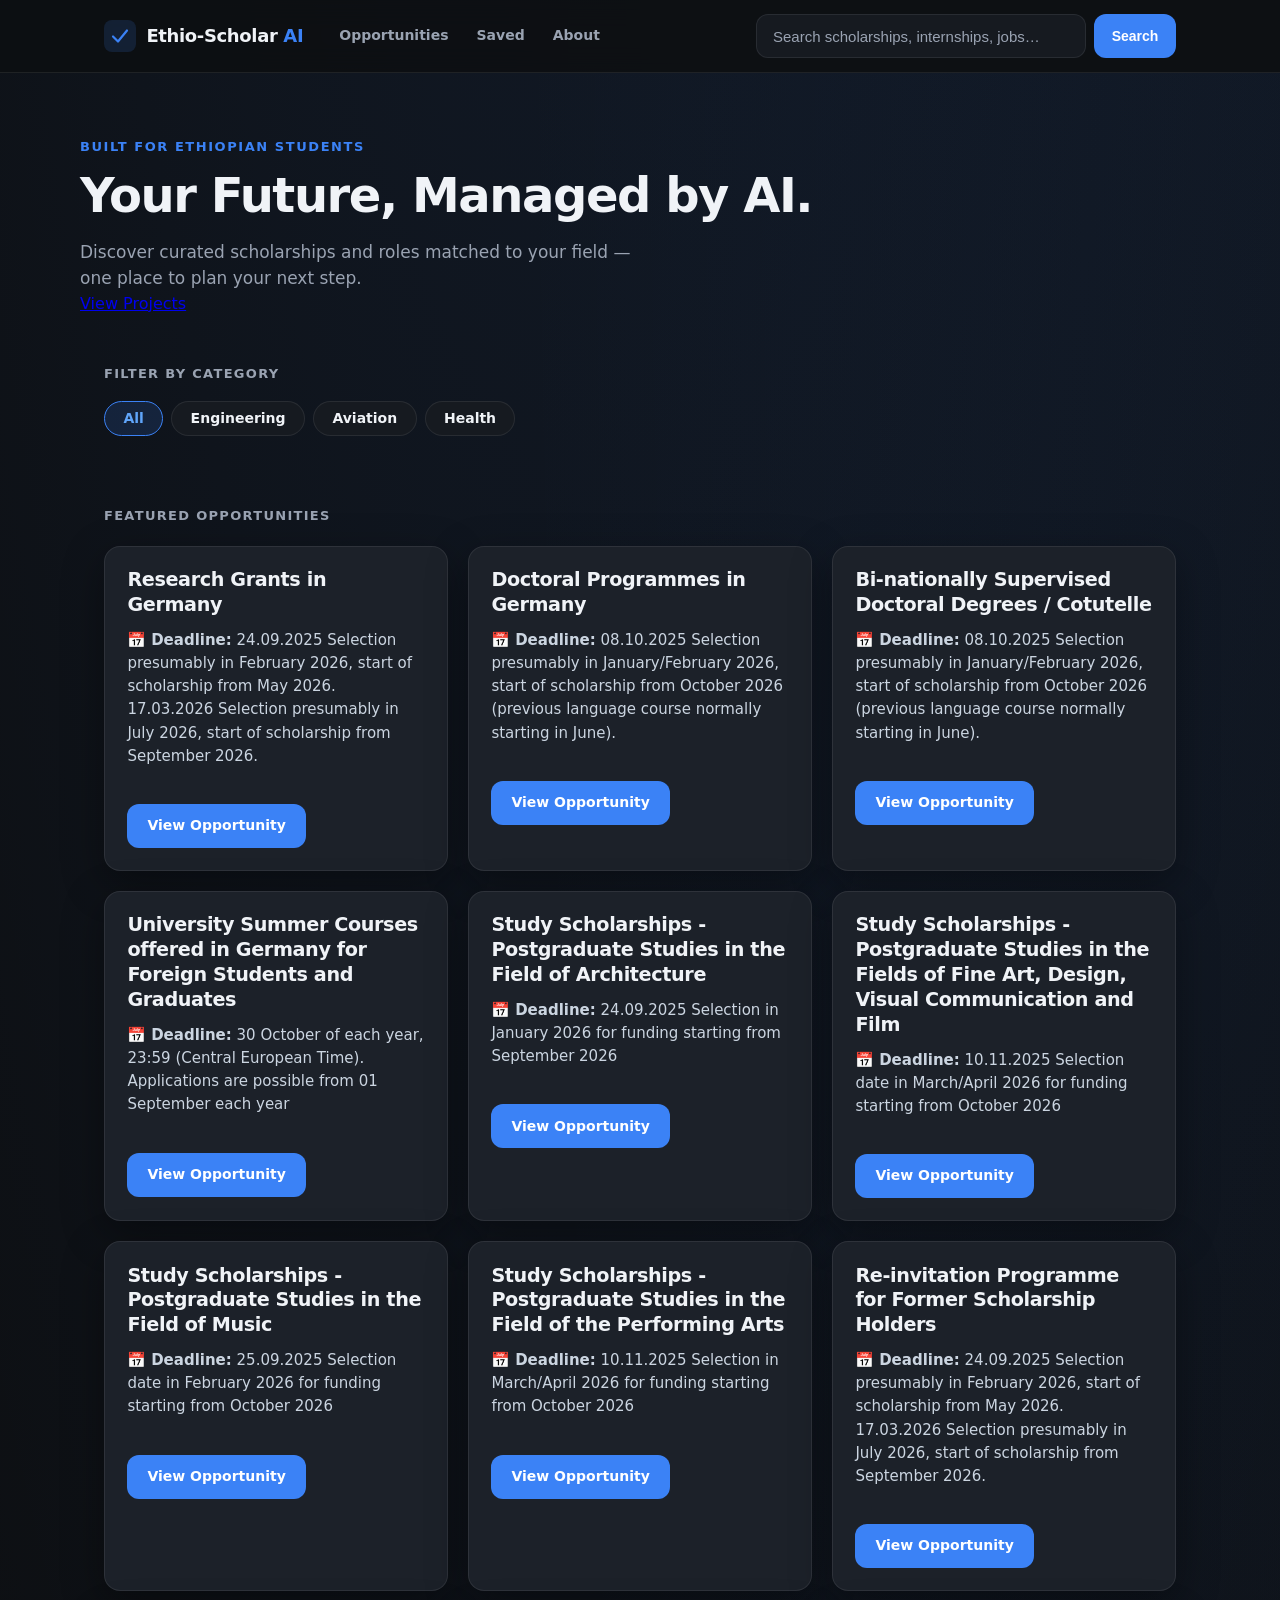
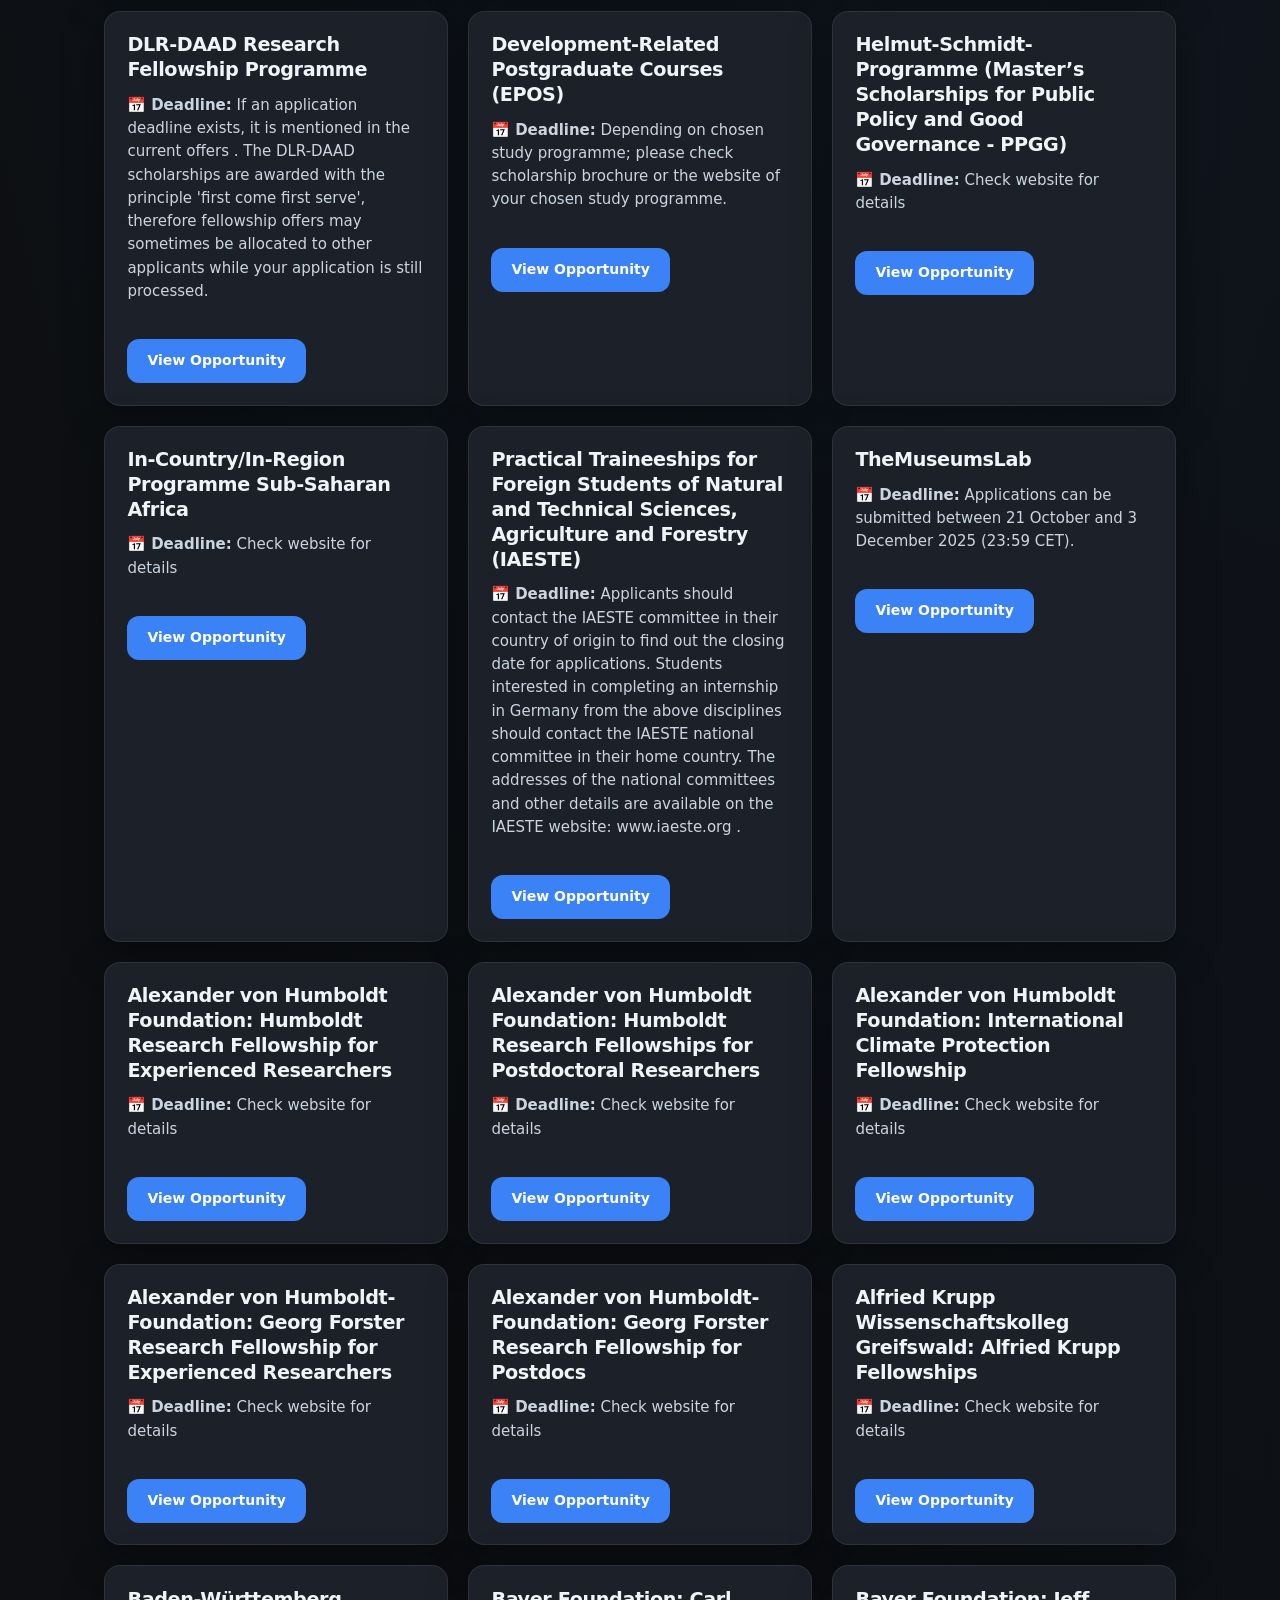
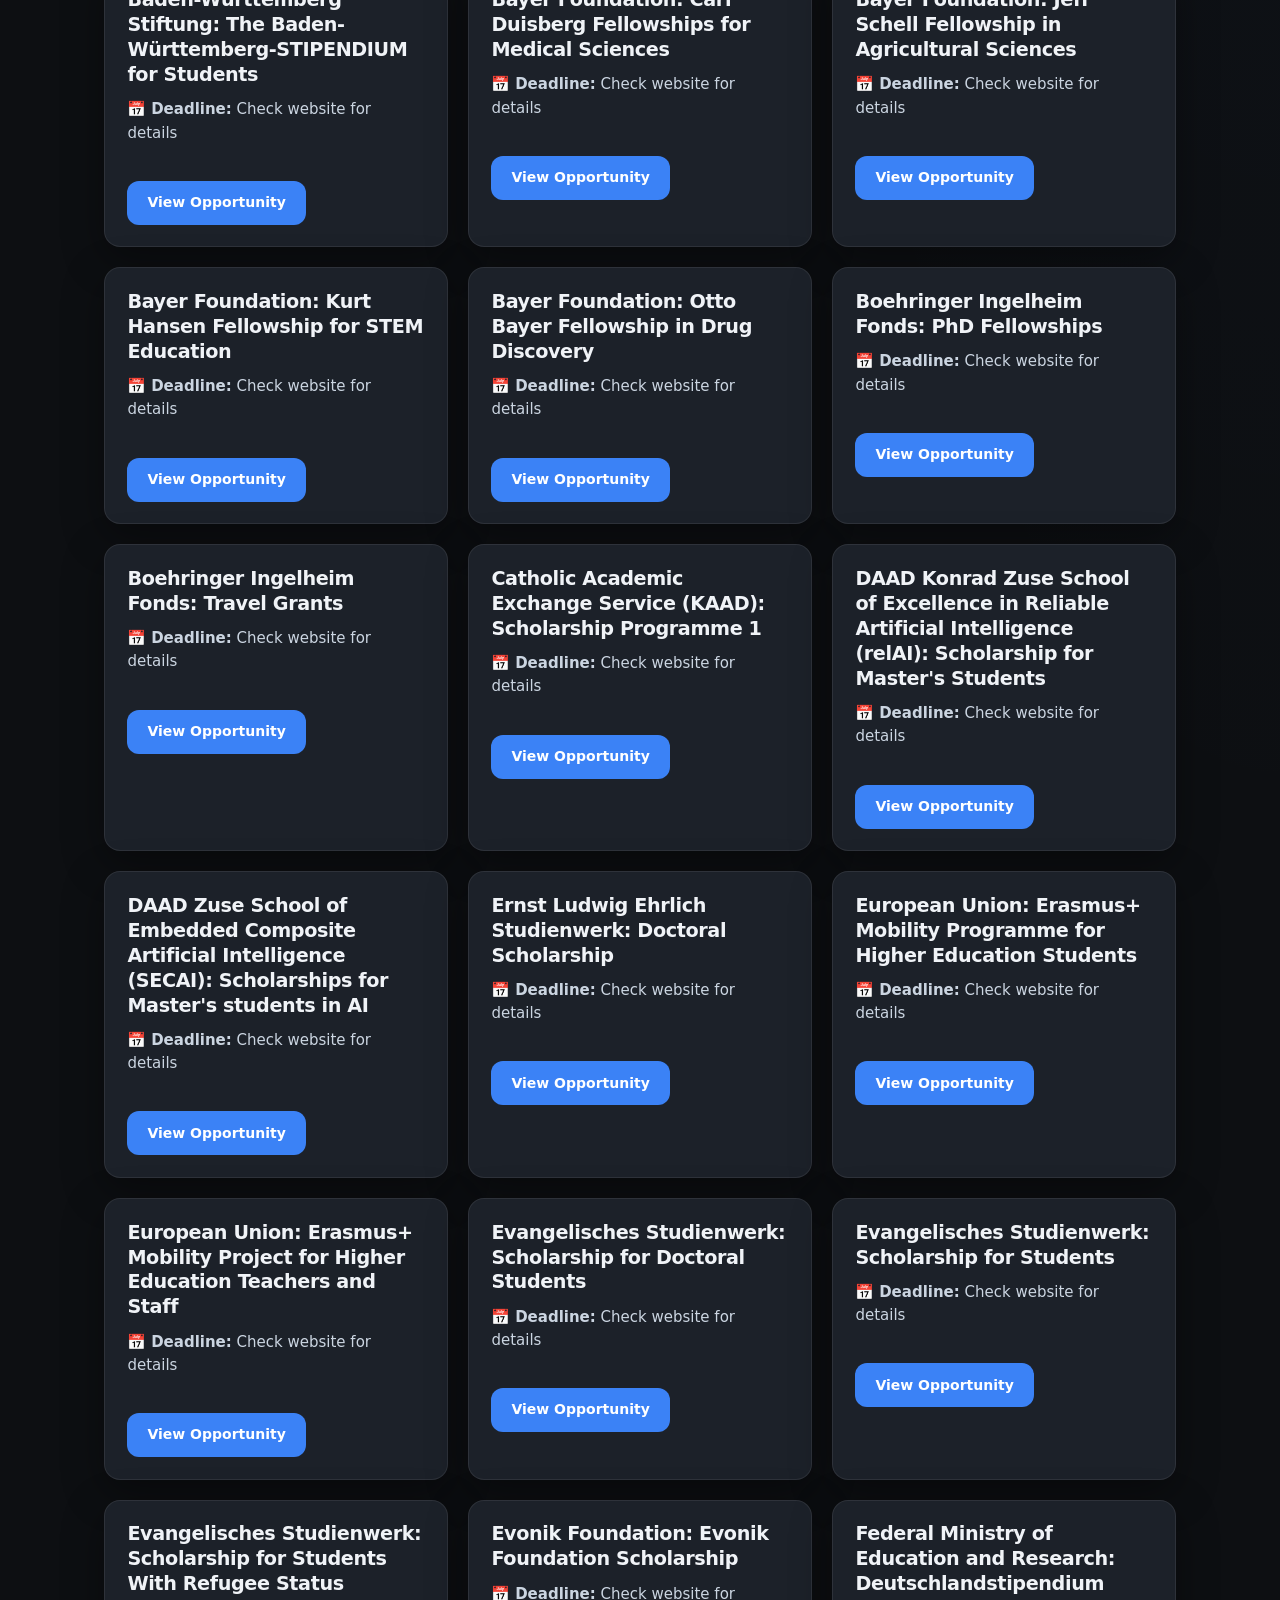
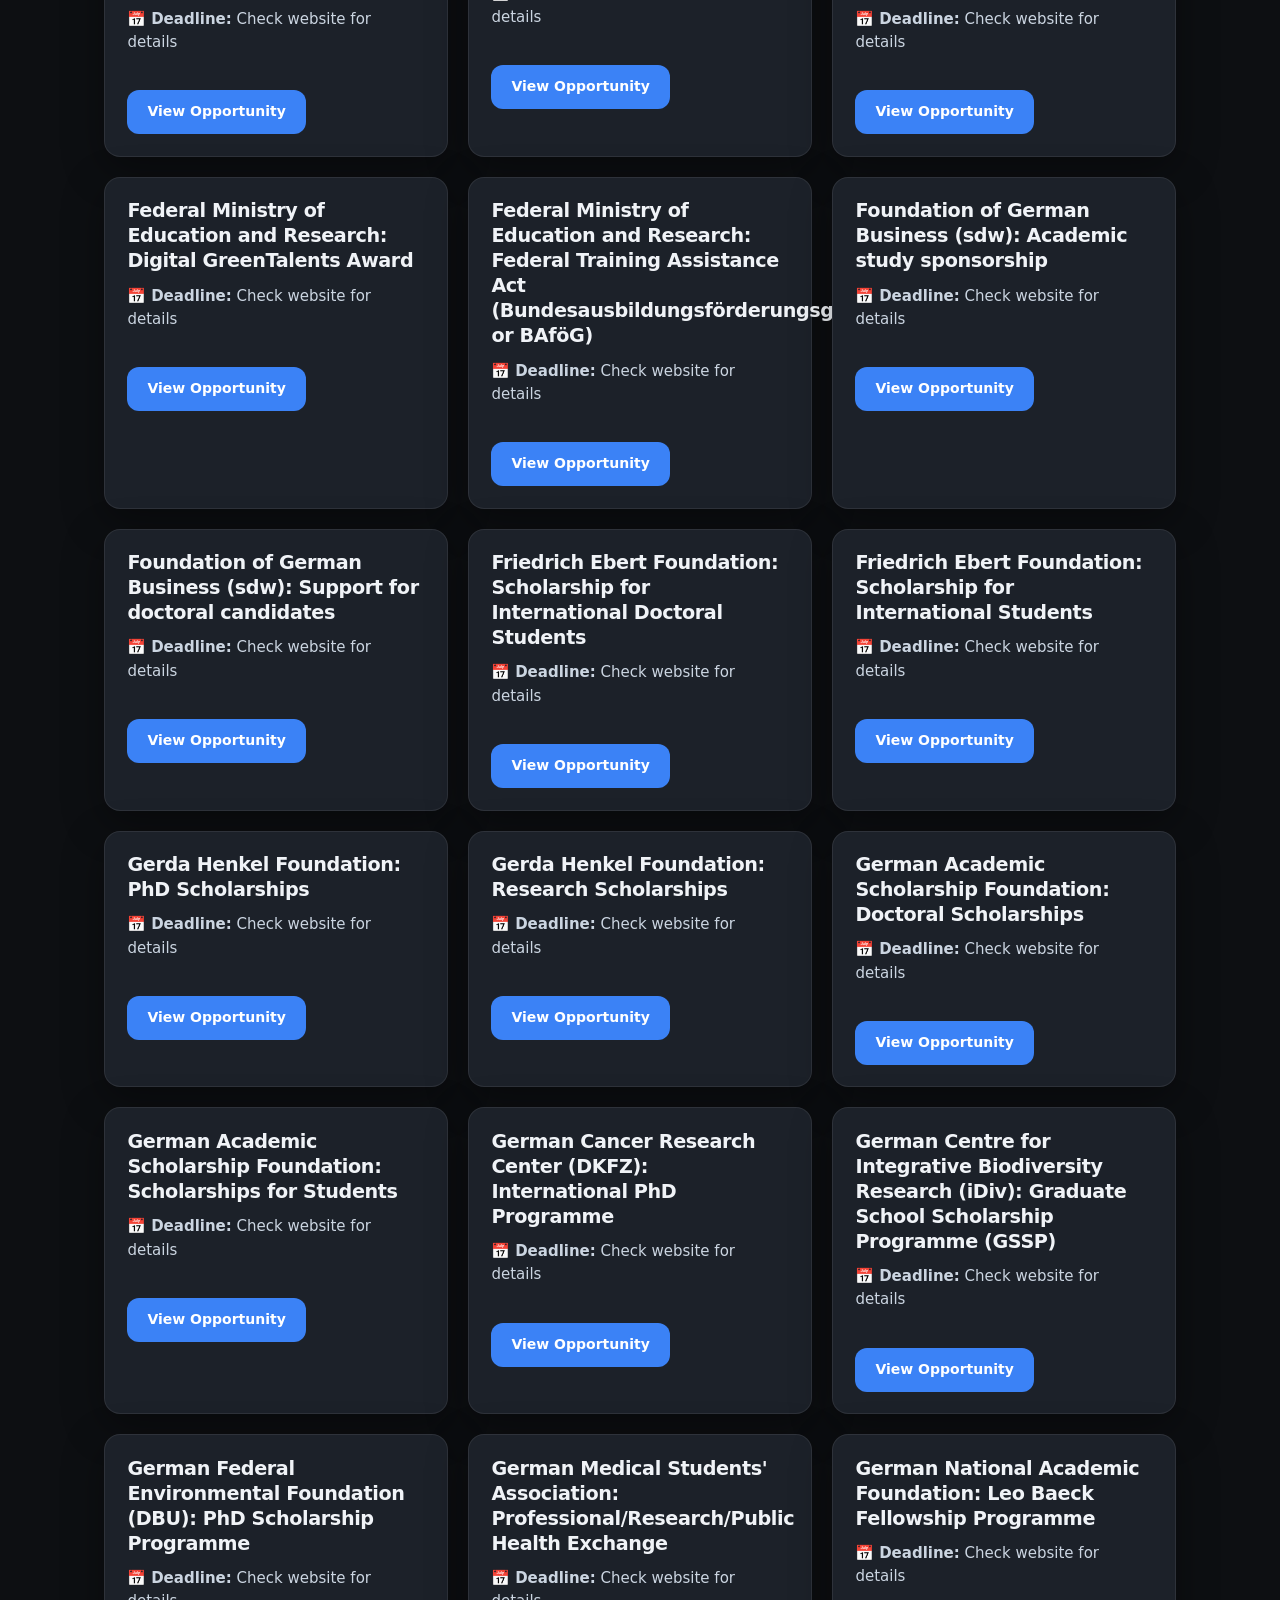
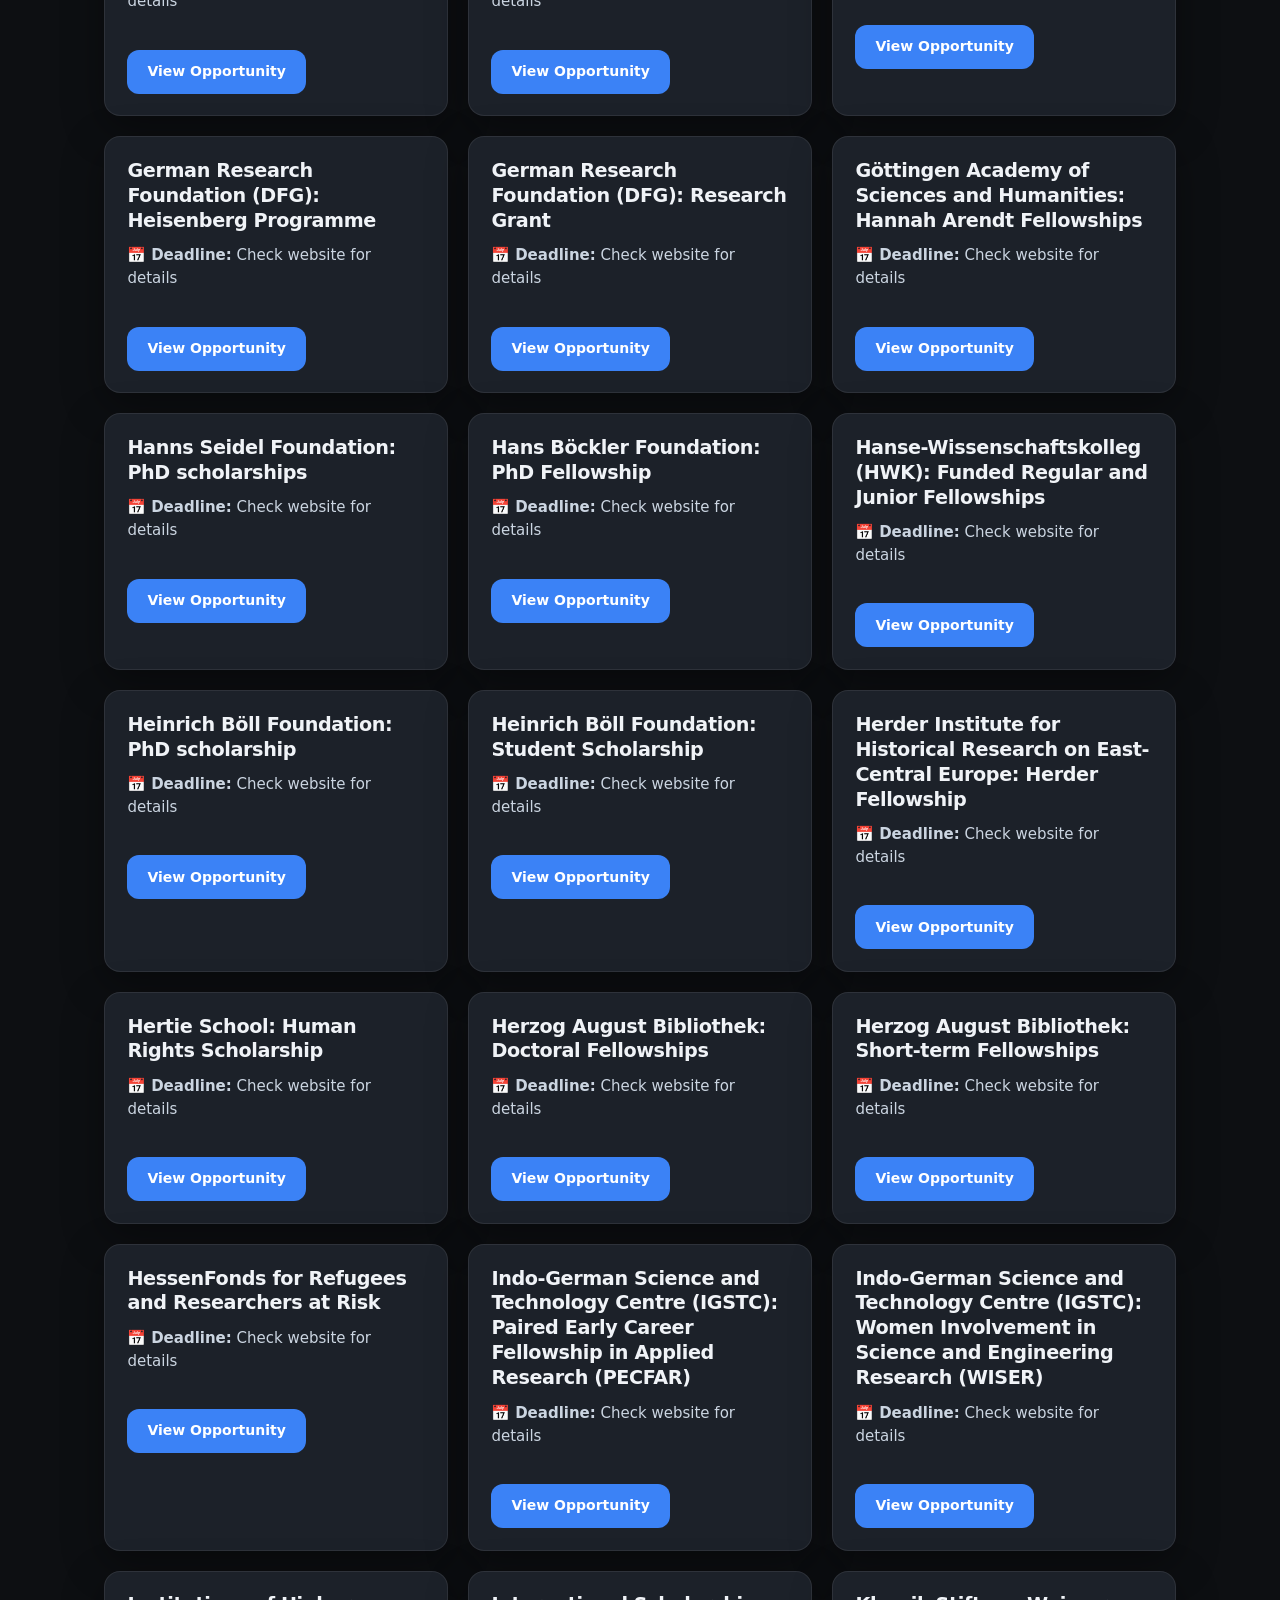
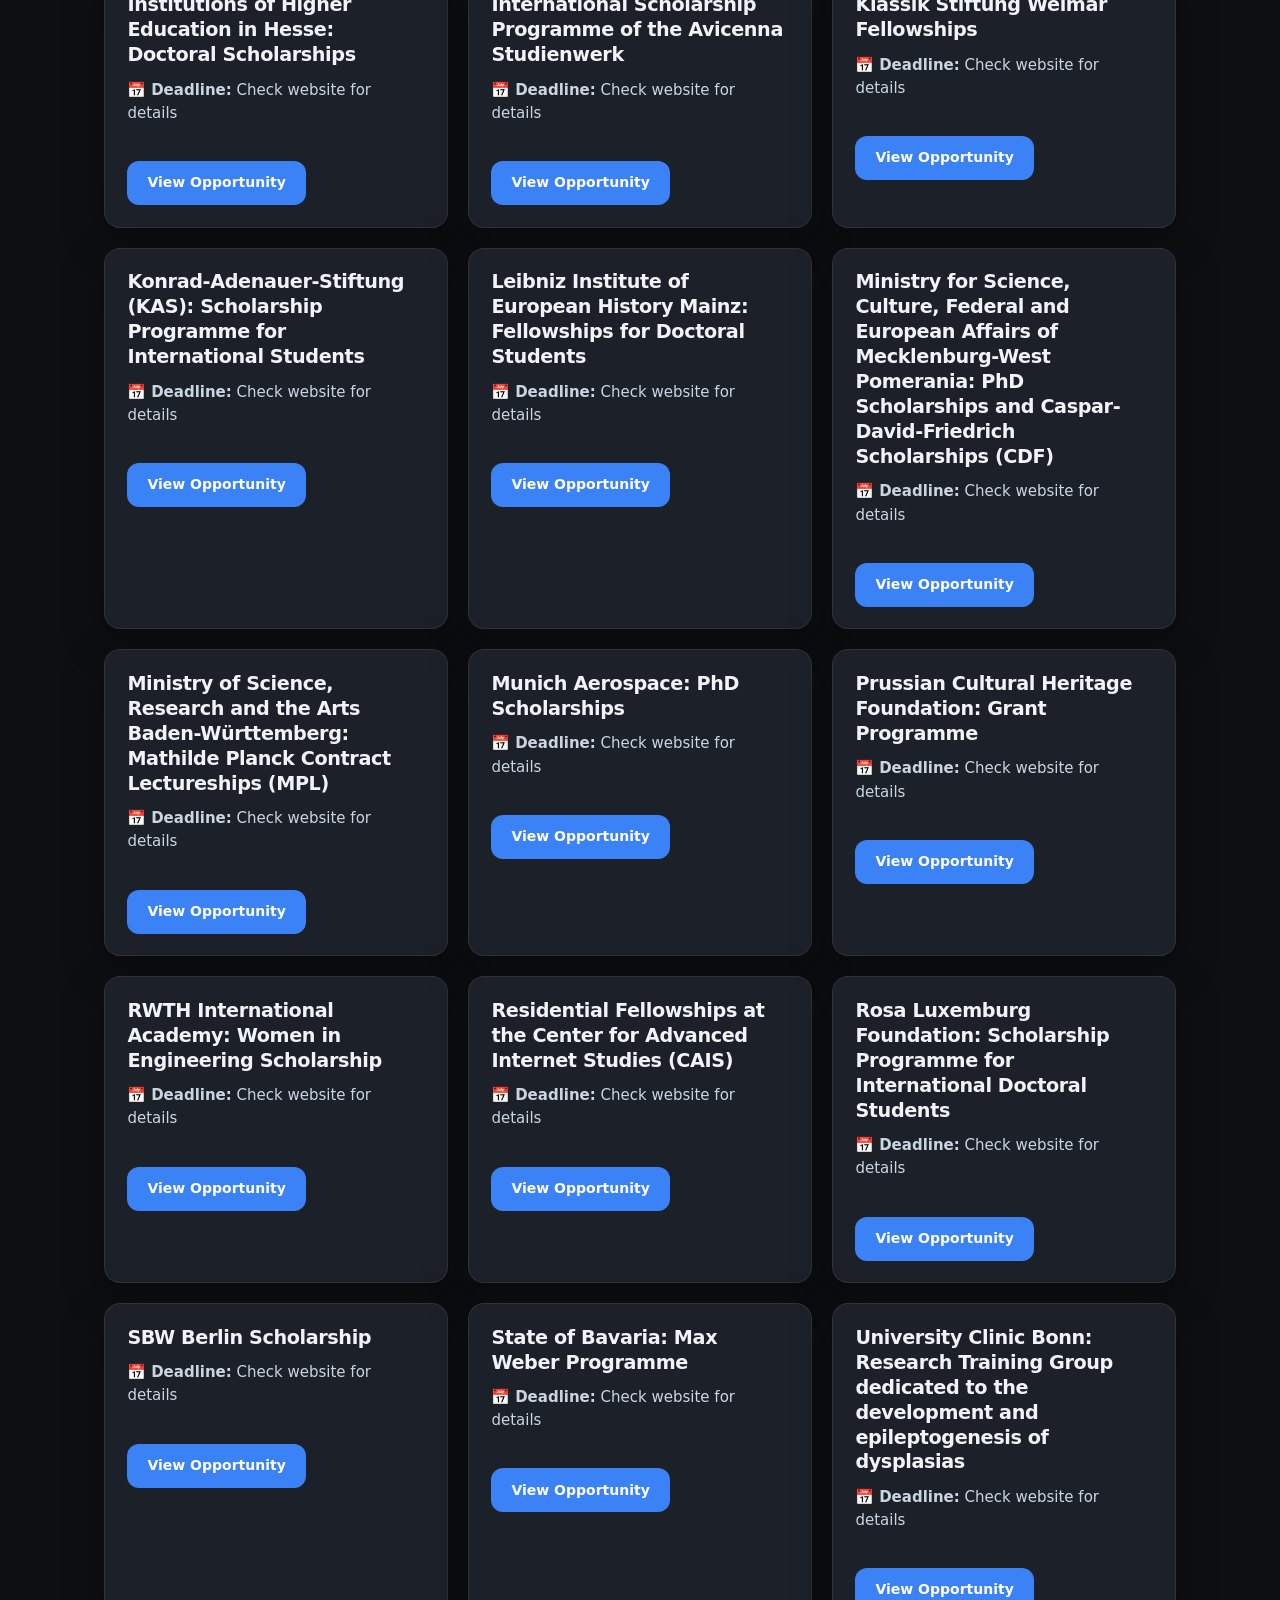
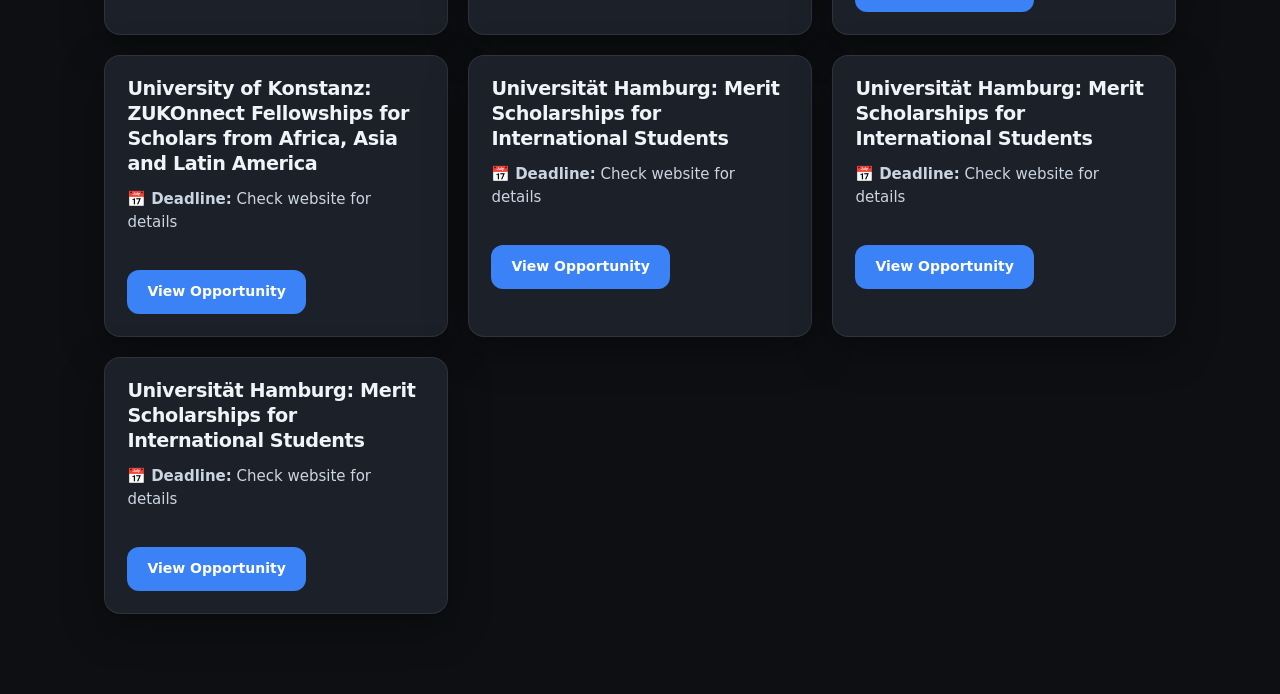
<file: index.html>
<!doctype html>
<html lang="en">
  <head>
    <meta charset="UTF-8" />
    <meta name="viewport" content="width=device-width, initial-scale=1.0" />
    <meta
      name="description"
      content="Ethio-Scholar AI — scholarships and jobs aggregated for Ethiopian students."
    />
    <title>Ethio-Scholar AI | Scholarships &amp; Jobs</title>
    <link rel="stylesheet" href="style.css" />
  </head>
  <body>
    <header class="site-header">
      <nav class="navbar" aria-label="Primary">
        <a
          class="logo navbar-brand"
          href="index.html"
          aria-label="Ethio-Scholar AI home"
        >
          <span class="logo-mark" aria-hidden="true">
            <svg
              width="32"
              height="32"
              viewBox="0 0 32 32"
              fill="none"
              xmlns="http://www.w3.org/2000/svg"
            >
              <rect width="32" height="32" rx="8" class="logo-shape" />
              <path
                d="M9 16.5L14 21.5L23 10.5"
                stroke="currentColor"
                stroke-width="2.2"
                stroke-linecap="round"
                stroke-linejoin="round"
              />
            </svg>
          </span>
          <span class="logo-text"
            >Ethio-Scholar <span class="logo-ai">AI</span></span
          >
        </a>

        <ul class="navbar-links">
          <li>
            <a class="navbar-link" href="#opportunities">Opportunities</a>
          </li>
          <li>
            <a class="navbar-link" href="#">Saved</a>
          </li>
          <li>
            <a class="navbar-link" href="#">About</a>
          </li>
        </ul>

        <form
          class="search-form navbar-search"
          role="search"
          aria-label="Search opportunities"
        >
          <label class="visually-hidden" for="search-query"
            >Search scholarships and jobs</label
          >
          <input
            id="search-query"
            class="search-input"
            type="search"
            name="q"
            placeholder="Search scholarships, internships, jobs…"
            autocomplete="off"
          />
          <button type="submit" class="search-submit">Search</button>
        </form>
      </nav>
    </header>

    <main>
      <section class="hero" aria-labelledby="hero-heading">
        <div class="hero-inner">
          <p class="hero-eyebrow">Built for Ethiopian students</p>
          <h1 id="hero-heading">Your Future, Managed by AI.</h1>
          <p class="hero-lede">
            Discover curated scholarships and roles matched to your field — one
            place to plan your next step.
          </p>
          <a href="scholarship-page.html" class="view-projects-btn"
            >View Projects</a
          >
        </div>
      </section>

      <section class="filters-section" aria-labelledby="filters-heading">
        <h2 id="filters-heading" class="section-title">Filter by category</h2>
        <div class="filter-categories">
          <button class="filter-btn active" data-category="all">All</button>
          <button class="filter-btn" data-category="engineering">
            Engineering
          </button>
          <button class="filter-btn" data-category="aviation">Aviation</button>
          <button class="filter-btn" data-category="health">Health</button>
        </div>
      </section>

      <section id="opportunities">
        <h2>FEATURED OPPORTUNITIES</h2>

        <div class="opportunities-grid"></div>
      </section>
    </main>
  </body>
  <script>
    let allScholarships = [];

    // --- NEW: UNIFIED FILTERING SYSTEM ---
    let currentSearchText = "";
    let currentCategory = "all";

    async function initScholarships() {
      const container = document.querySelector(".opportunities-grid");

      try {
        const response = await fetch("scholarships.json");
        if (!response.ok) throw new Error("Network response was not ok");

        allScholarships = await response.json();
        applyFilters();
      } catch (error) {
        console.error("Error loading scholarships:", error);
        // PROFESSIONAL UPGRADE: Polite error UI
        if (container) {
          container.innerHTML = `
                    <div style="grid-column: 1/-1; text-align: center; padding: 40px; color: #ef4444;">
                        <p style="font-size: 1.2rem;">⚠️ <strong>Oops!</strong> We couldn't load the scholarships right now.</p>
                        <p>Please try refreshing the page.</p>
                    </div>
                `;
        }
      }
    }

    function applyFilters() {
      let filtered = allScholarships;

      // Filter by Text (Search Bar)
      if (currentSearchText) {
        filtered = filtered.filter(
          (s) =>
            (s.title || "").toLowerCase().includes(currentSearchText) ||
            (s.deadline || "").toLowerCase().includes(currentSearchText),
        );
      }

      // Filter by Category Button
      if (currentCategory !== "all") {
        filtered = filtered.filter((s) => {
          const title = (s.title || "").toLowerCase();

          // Keyword dictionaries for your specific domains
          if (currentCategory === "engineering") {
            return (
              title.includes("engineer") ||
              title.includes("software") ||
              title.includes("tech")
            );
          }
          if (currentCategory === "aviation") {
            return (
              title.includes("aviation") ||
              title.includes("airline") ||
              title.includes("maintenance") ||
              title.includes("aero")
            );
          }
          if (currentCategory === "health") {
            return (
              title.includes("health") ||
              title.includes("medical") ||
              title.includes("clinical")
            );
          }
          return true;
        });
      }

      displayScholarships(filtered);
    }

    function displayScholarships(data) {
      const container = document.querySelector(".opportunities-grid");
      if (!container) return;

      container.innerHTML = "";

      // POLITE RESPONSE: If no scholarships match the search
      if (data.length === 0) {
        container.innerHTML = `
                <div class="no-results" style="grid-column: 1/-1; text-align: center; padding: 40px; color: #94a3b8;">
                    <p style="font-size: 1.2rem;">👋 <strong>Hello!</strong> We couldn't find a match for that specific search.</p>
                    <p>Try searching for "Engineering," "Masters," or browse our featured list below!</p>
                </div>
            `;
        return;
      }

      data.forEach((item) => {
        const card = document.createElement("div");
        card.className = "opportunity-card";
        card.innerHTML = `
                <div class="card-content">
                    <h3>${item.title}</h3>
                    <p style="margin-top: 10px; margin-bottom: 20px; color: #cbd5e1;">
                        📅 <strong>Deadline:</strong> ${item.deadline || "Check website for details"}
                    </p>
                    <a href="${item.link}" target="_blank" class="view-btn">View Opportunity</a>
                </div>
            `;
        container.appendChild(card);
      });
    }

    // 1) Listen to the Search Bar
    const searchInput = document.getElementById("search-query");
    if (searchInput) {
      searchInput.addEventListener("input", (e) => {
        currentSearchText = e.target.value.toLowerCase();
        applyFilters();
      });
    }

    // 2) Listen to the Category Buttons
    const categoryButtons = document.querySelectorAll(
      ".filter-categories .filter-btn",
    );
    categoryButtons.forEach((btn) => {
      btn.addEventListener("click", (e) => {
        // Remove 'active' styling from all buttons, add to the clicked one
        categoryButtons.forEach((b) => b.classList.remove("active"));
        e.currentTarget.classList.add("active");

        // Update the category state and run the filter
        currentCategory = e.currentTarget.getAttribute("data-category");
        applyFilters();
      });
    });

    // Start everything when the page opens
    window.onload = initScholarships;
  </script>
</html>
</file>
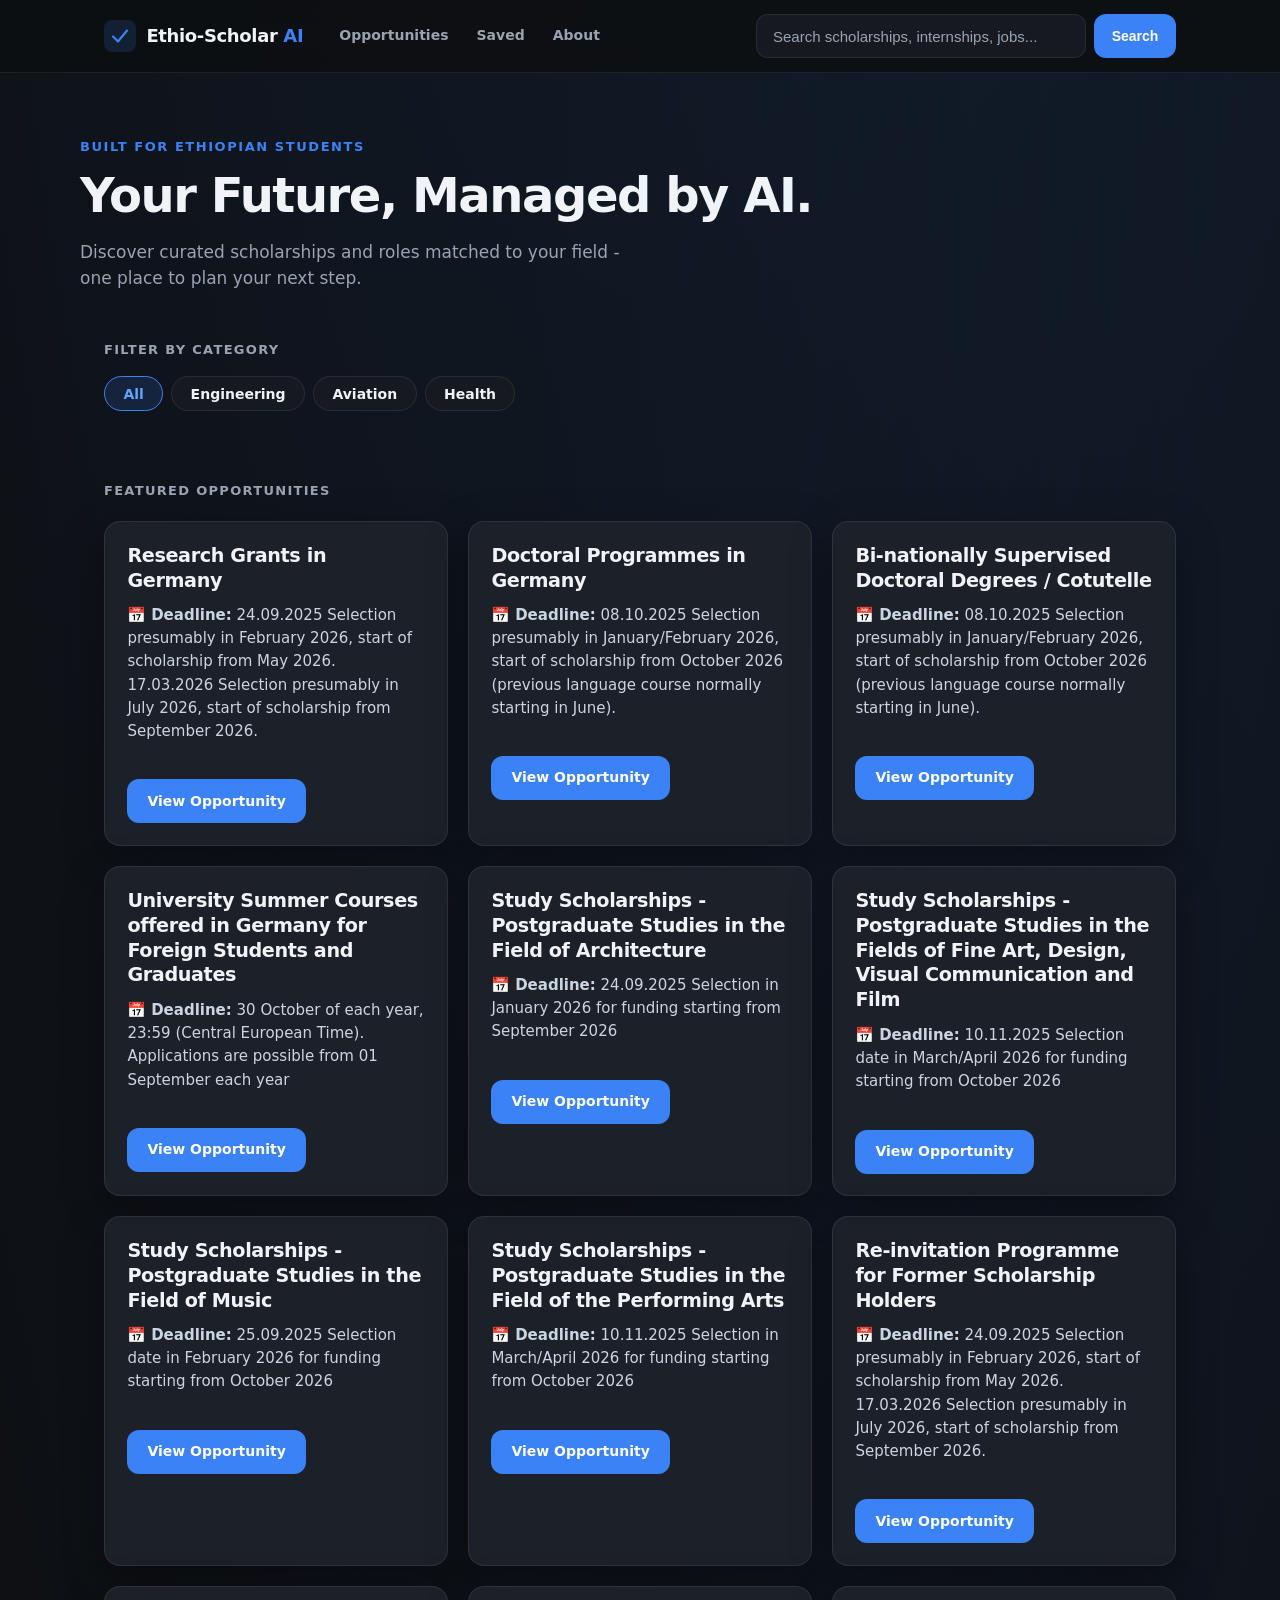
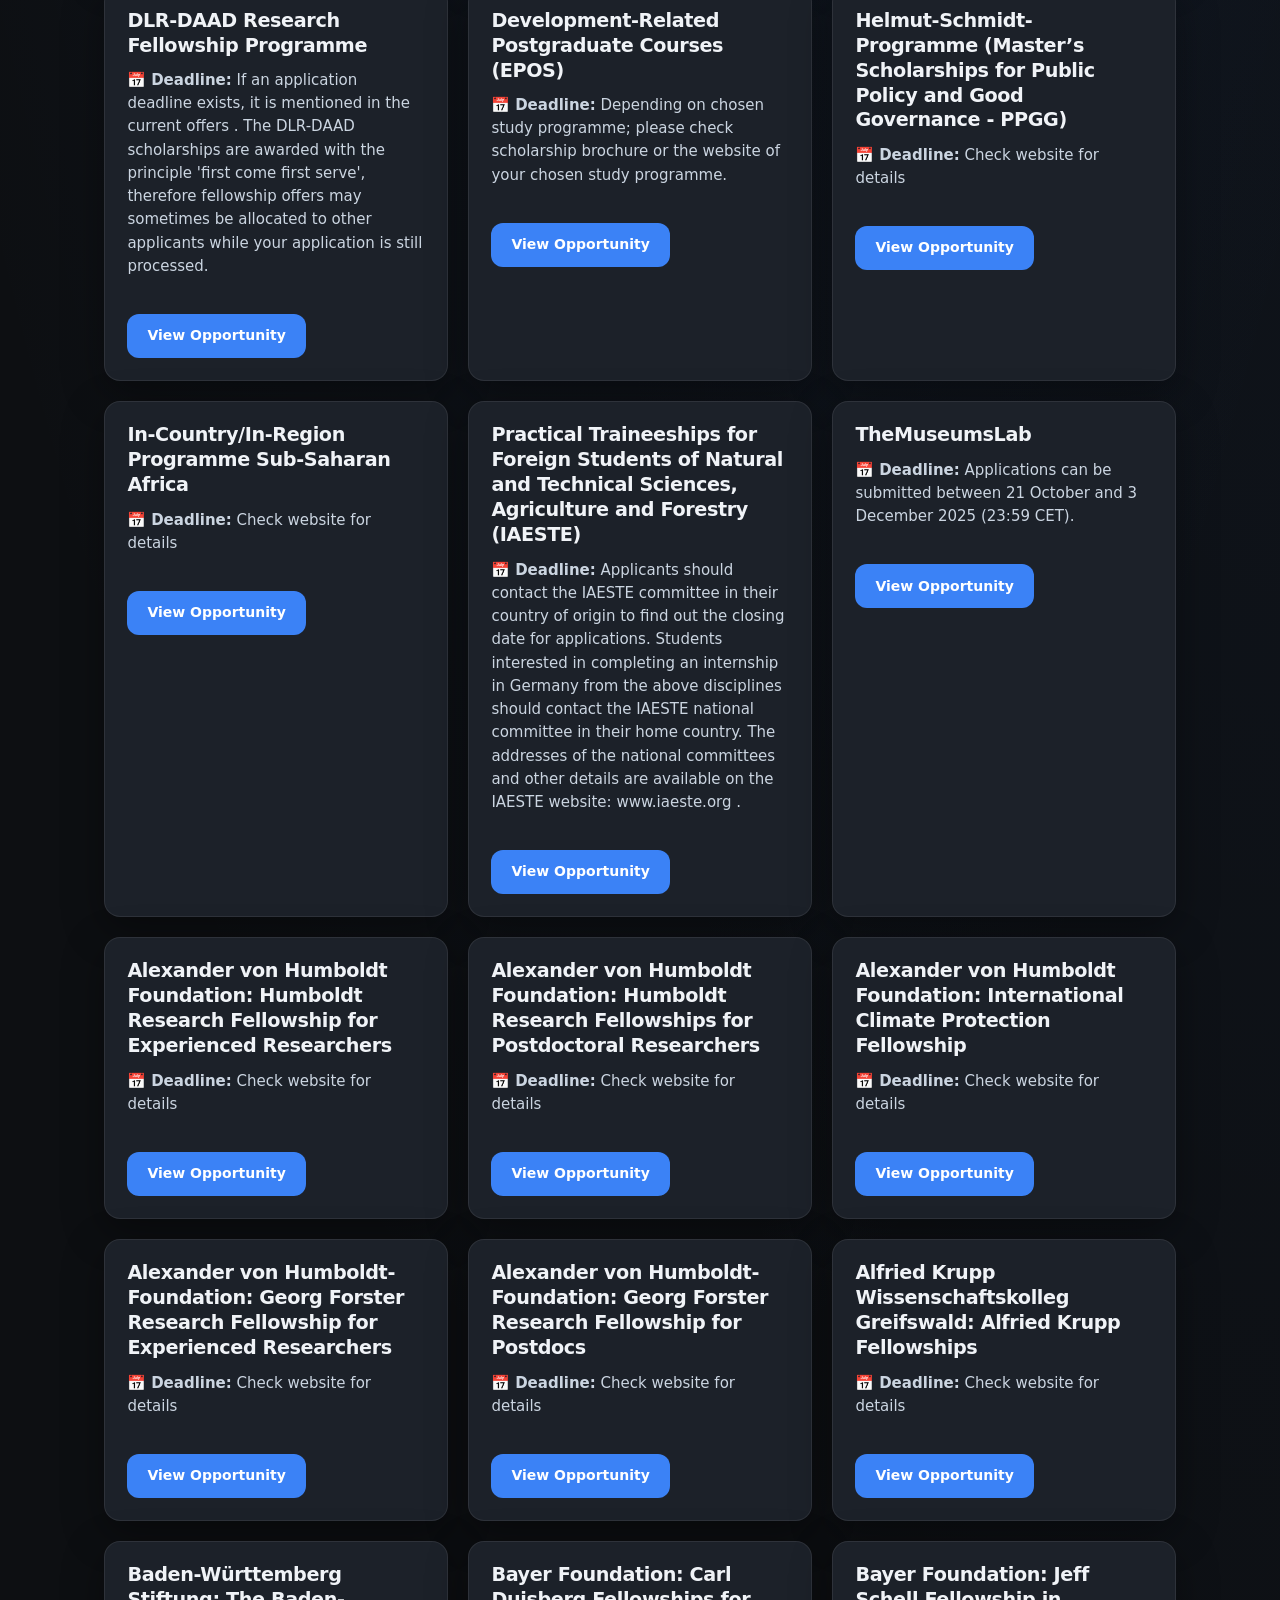
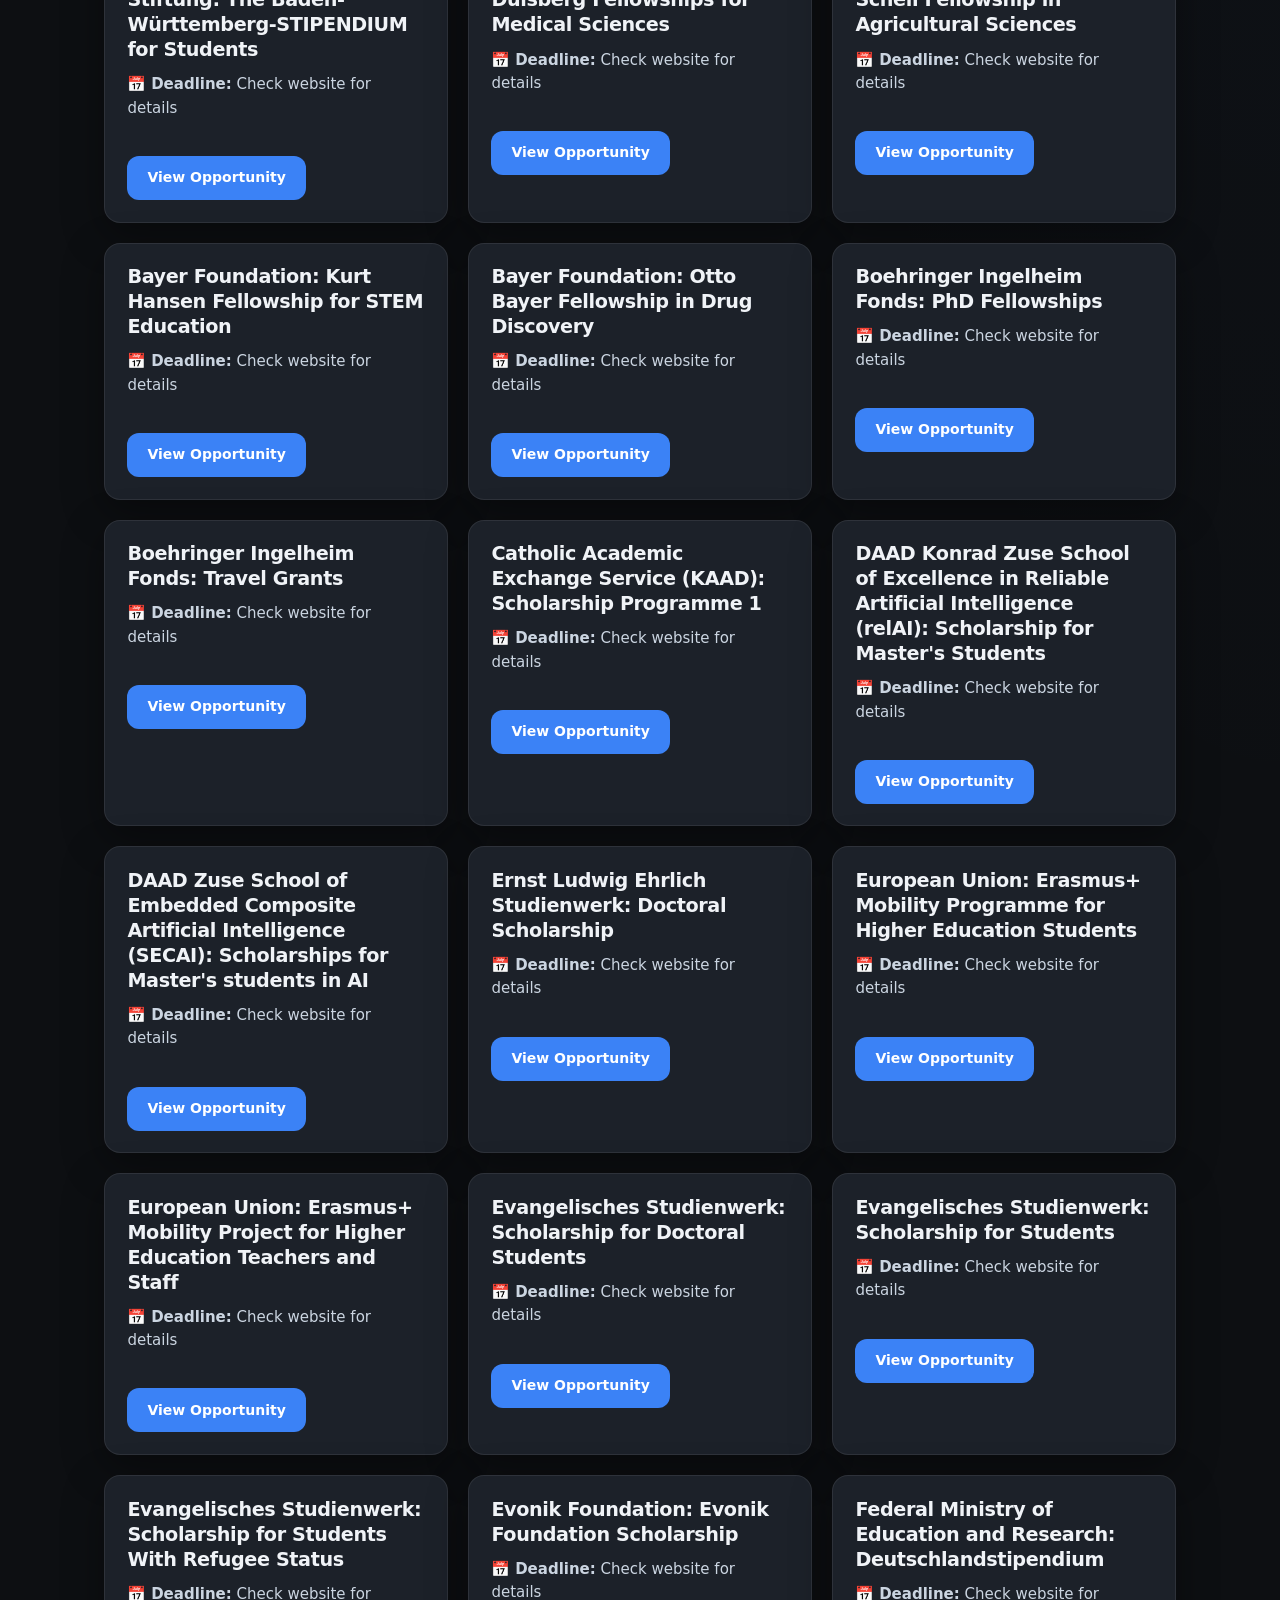
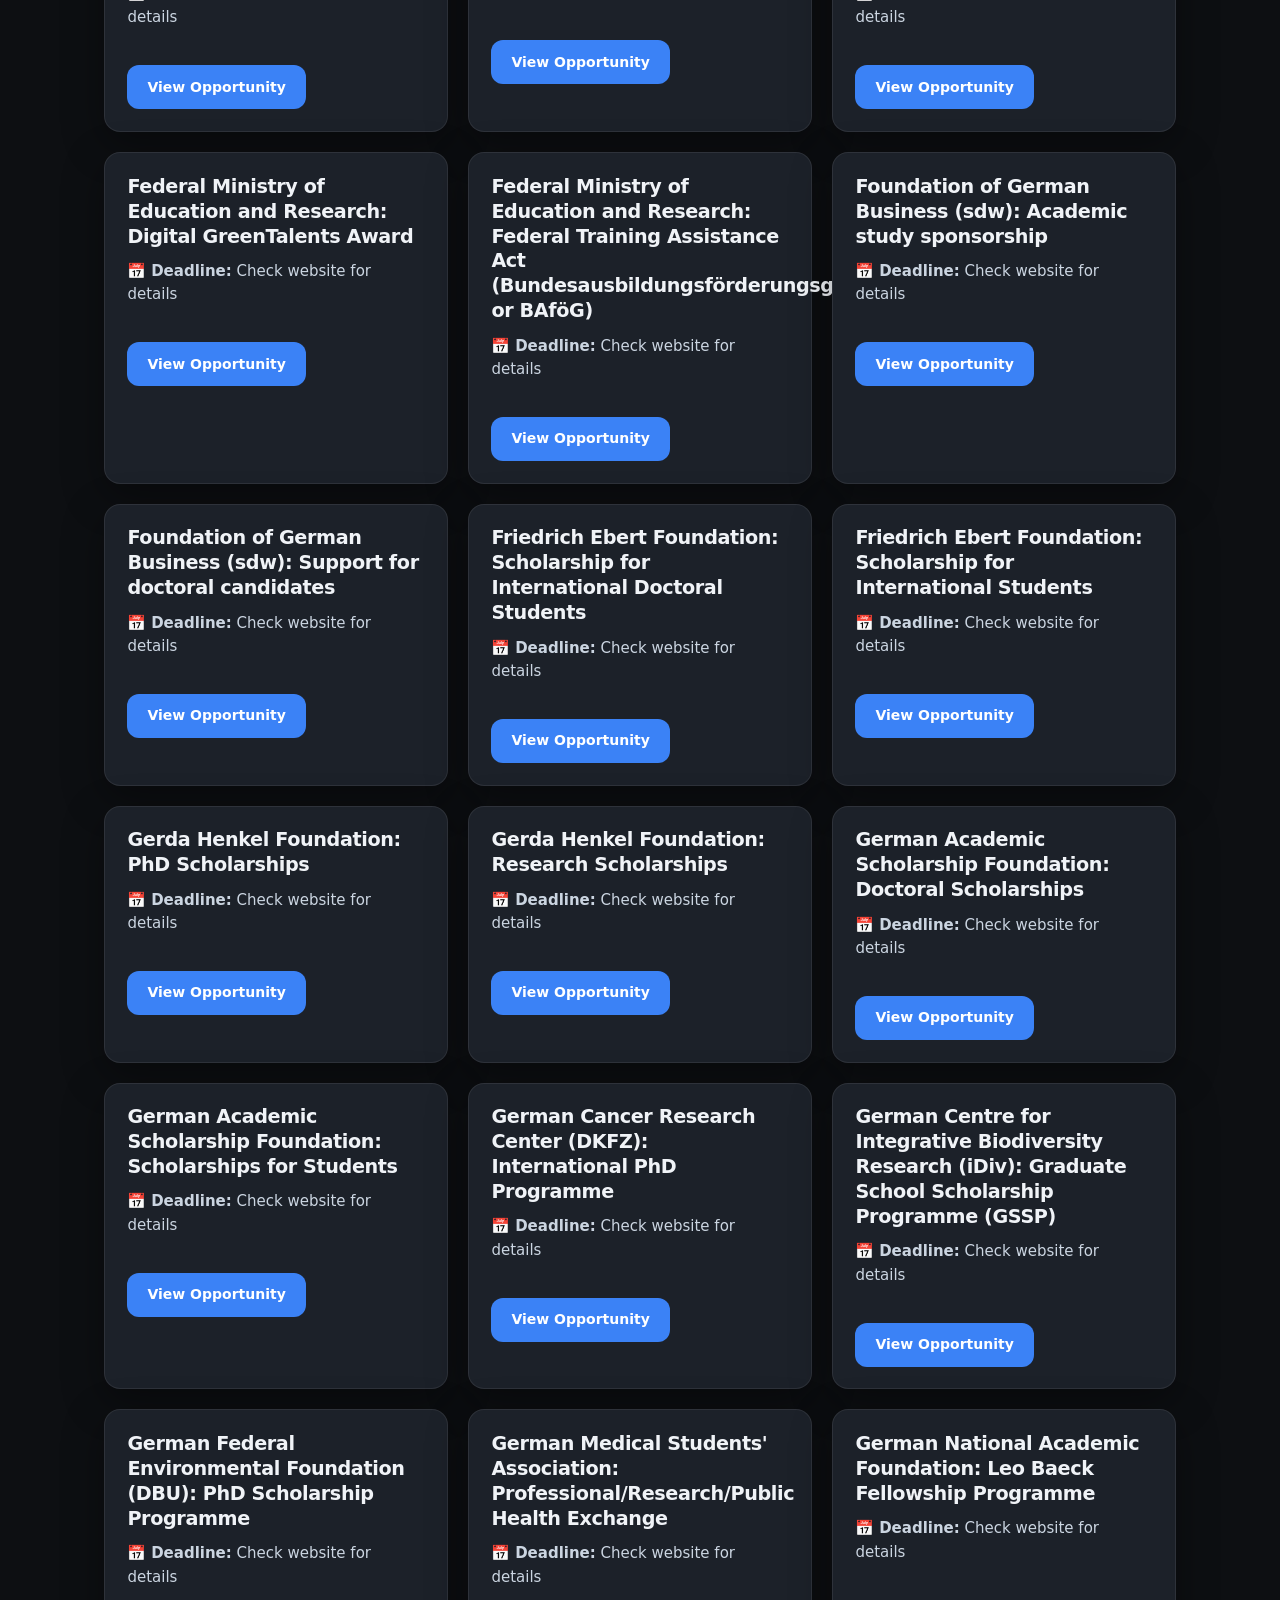
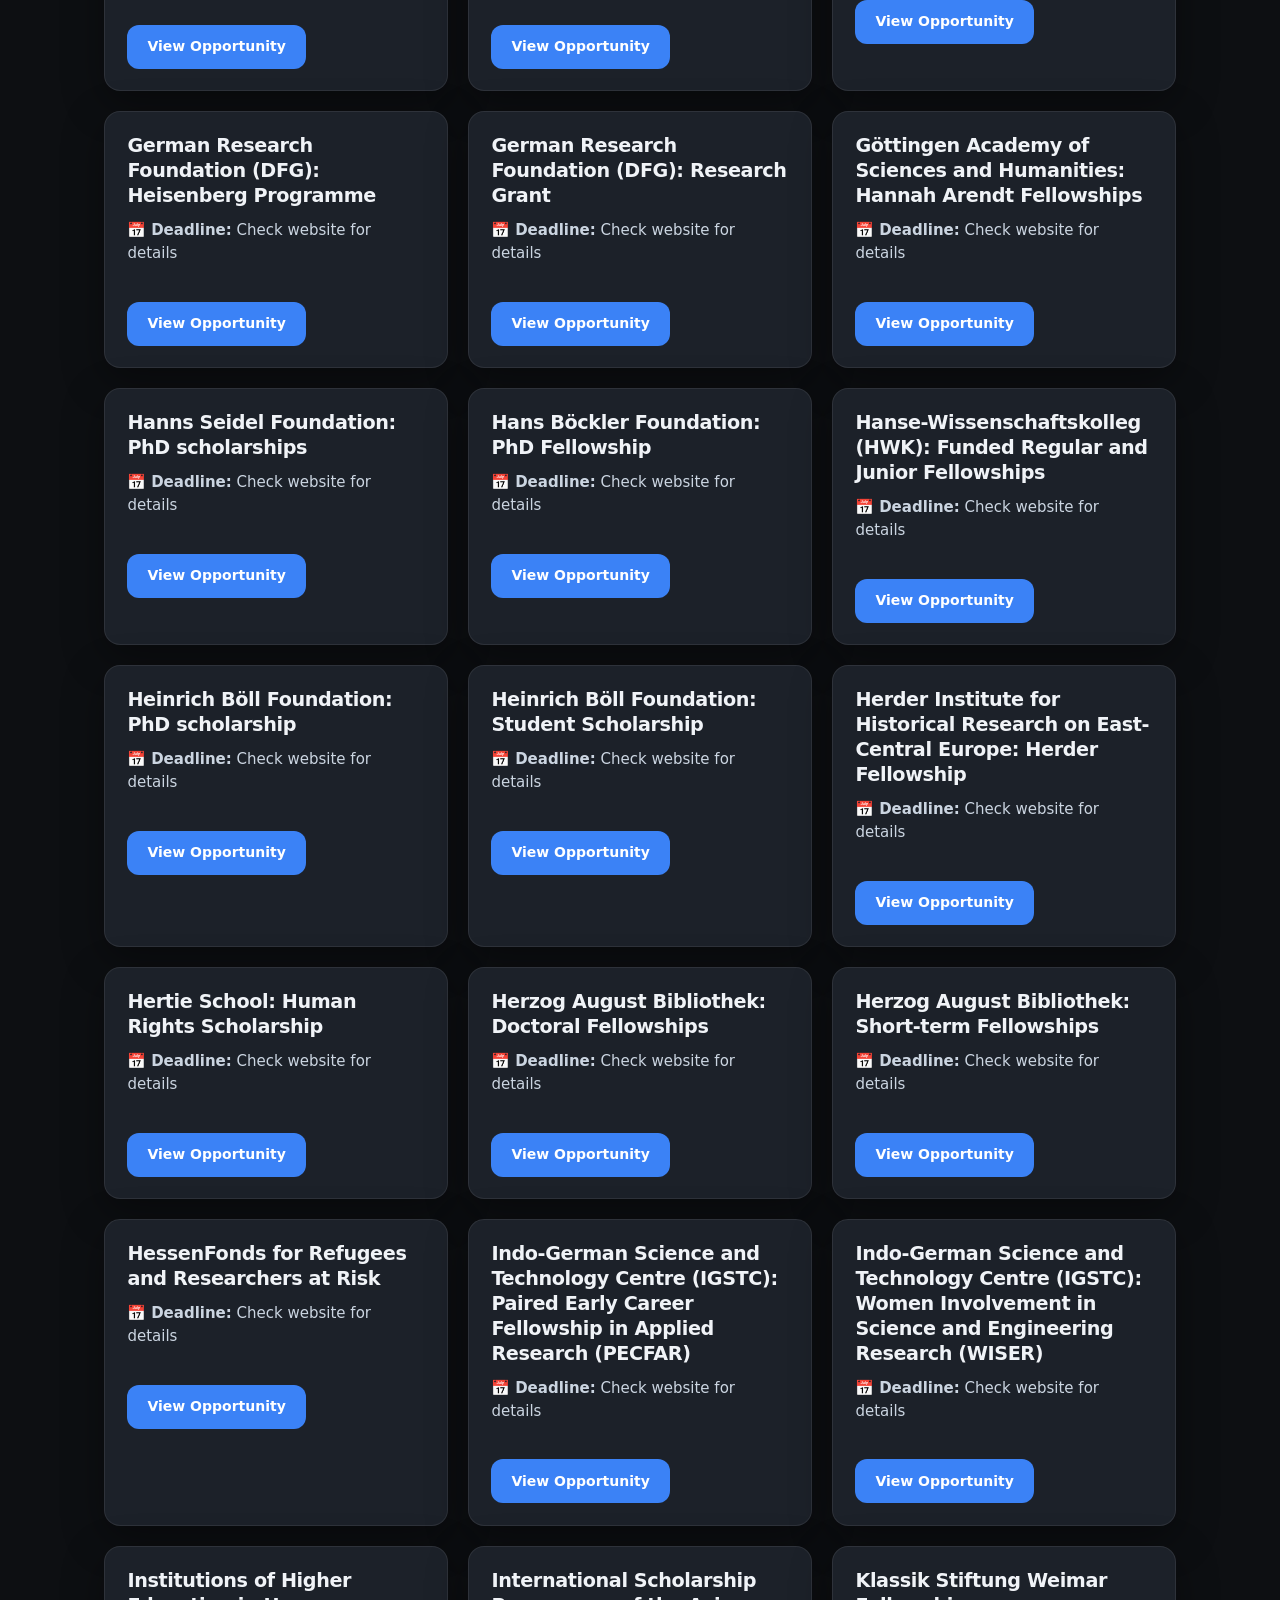
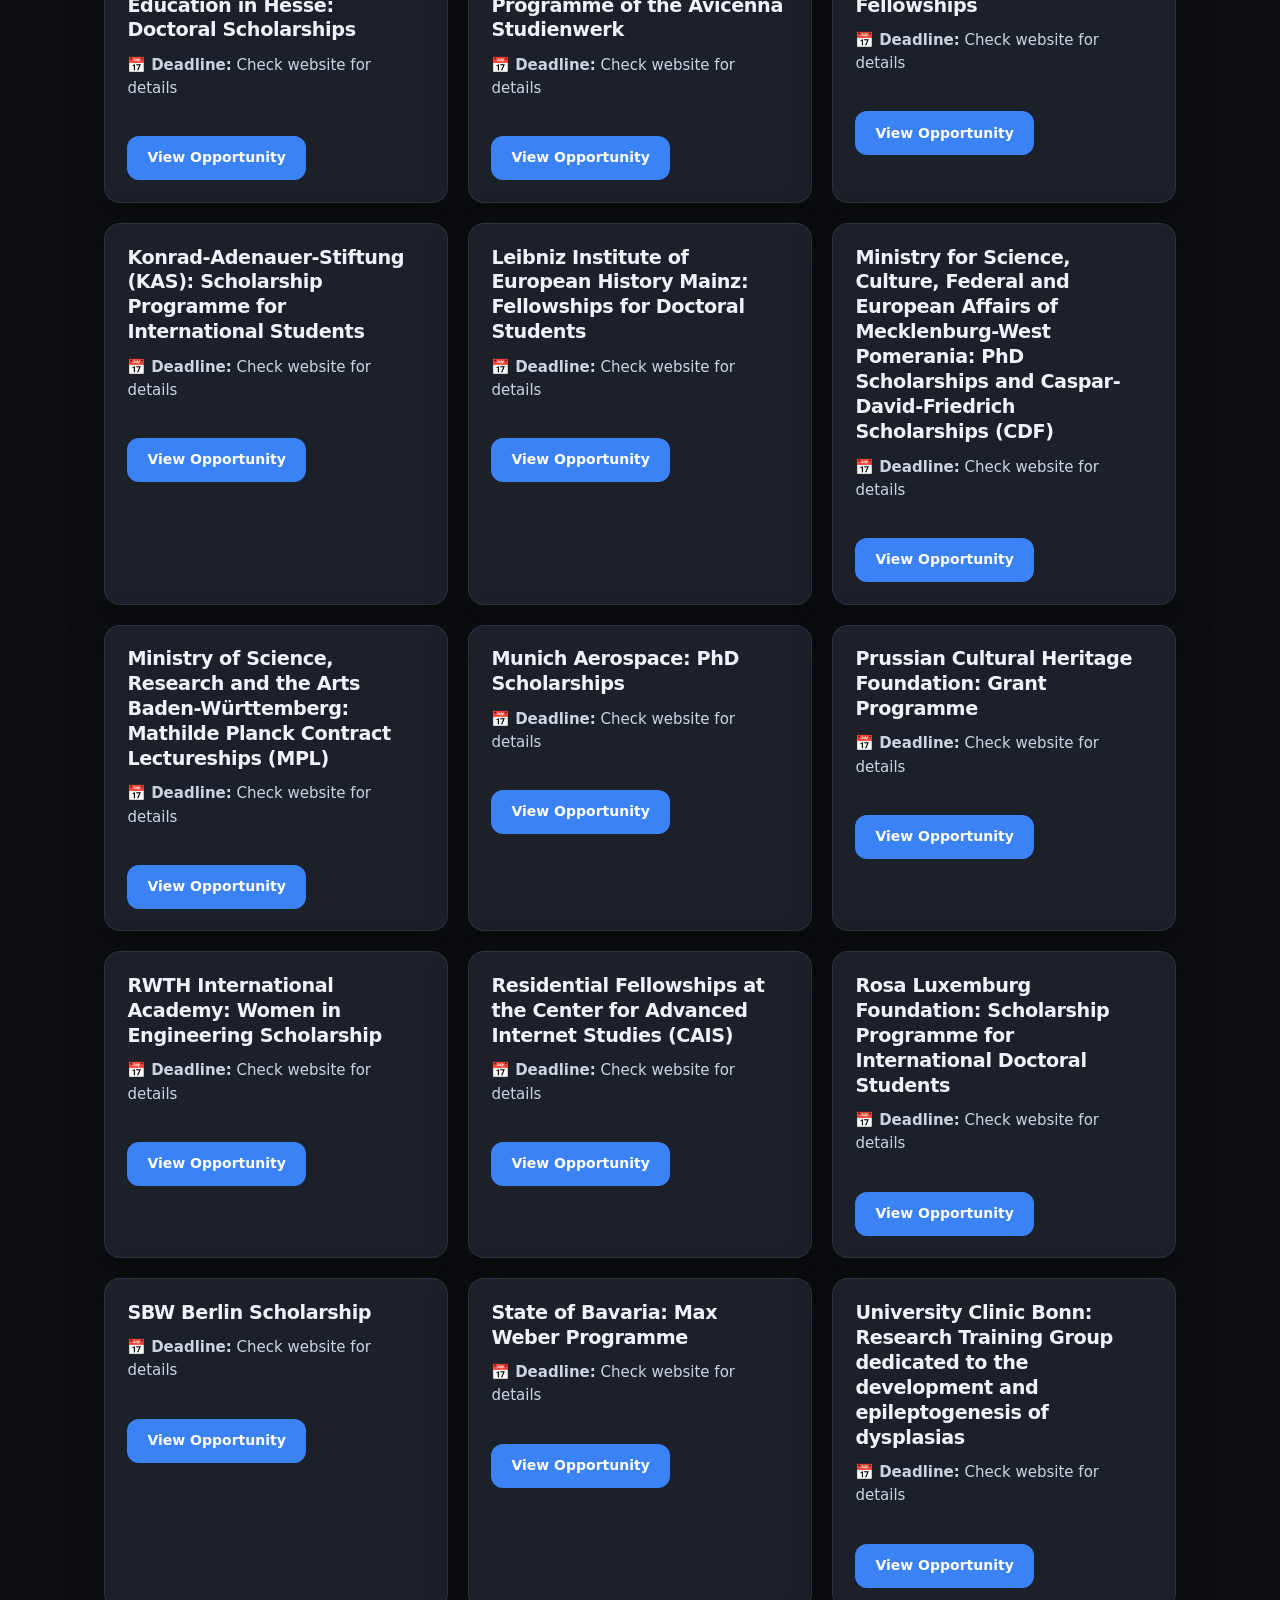
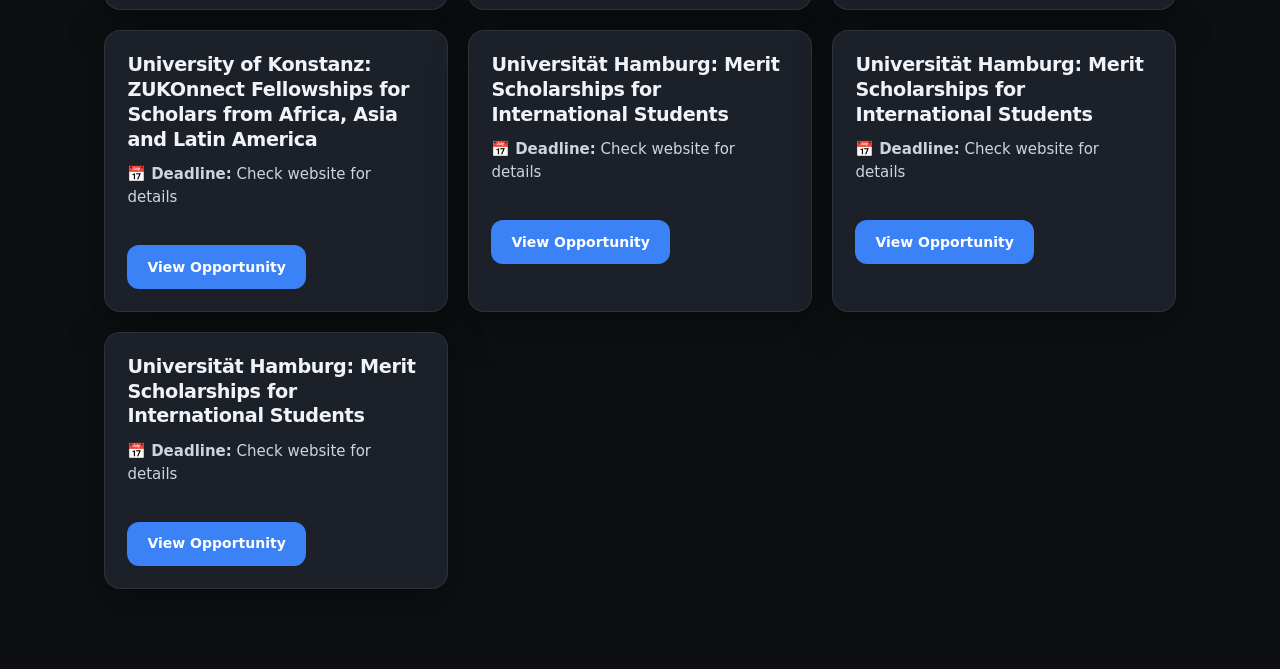
<file: scholarship-page.html>
<!doctype html>
<html lang="en">
  <head>
    <meta charset="UTF-8" />
    <meta name="viewport" content="width=device-width, initial-scale=1.0" />
    <meta
      name="description"
      content="Ethio-Scholar AI — scholarships and jobs aggregated for Ethiopian students."
    />
    <title>Ethio-Scholar AI | Scholarship Page</title>
    <link rel="stylesheet" href="style.css" />
  </head>
  <body>
    <header class="site-header">
      <nav class="navbar" aria-label="Primary">
        <a
          class="logo navbar-brand"
          href="index.html"
          aria-label="Ethio-Scholar AI home"
        >
          <span class="logo-mark" aria-hidden="true">
            <svg
              width="32"
              height="32"
              viewBox="0 0 32 32"
              fill="none"
              xmlns="http://www.w3.org/2000/svg"
            >
              <rect width="32" height="32" rx="8" class="logo-shape" />
              <path
                d="M9 16.5L14 21.5L23 10.5"
                stroke="currentColor"
                stroke-width="2.2"
                stroke-linecap="round"
                stroke-linejoin="round"
              />
            </svg>
          </span>
          <span class="logo-text"
            >Ethio-Scholar <span class="logo-ai">AI</span></span
          >
        </a>

        <ul class="navbar-links">
          <li>
            <a class="navbar-link" href="#opportunities">Opportunities</a>
          </li>
          <li>
            <a class="navbar-link" href="#">Saved</a>
          </li>
          <li>
            <a class="navbar-link" href="about.html">About</a>
          </li>
        </ul>

        <form
          class="search-form navbar-search"
          role="search"
          aria-label="Search opportunities"
        >
          <label class="visually-hidden" for="search-query"
            >Search scholarships and jobs</label
          >
          <input
            id="search-query"
            class="search-input"
            type="search"
            name="q"
            placeholder="Search scholarships, internships, jobs..."
            autocomplete="off"
          />
          <button type="submit" class="search-submit">Search</button>
        </form>
      </nav>
    </header>

    <main>
      <section class="hero" aria-labelledby="hero-heading">
        <div class="hero-inner">
          <p class="hero-eyebrow">Built for Ethiopian students</p>
          <h1 id="hero-heading">Your Future, Managed by AI.</h1>
          <p class="hero-lede">
            Discover curated scholarships and roles matched to your field - one
            place to plan your next step.
          </p>
        </div>
      </section>

      <section class="filters-section" aria-labelledby="filters-heading">
        <h2 id="filters-heading" class="section-title">Filter by category</h2>
        <div class="filter-categories">
          <button class="filter-btn active" data-category="all">All</button>
          <button class="filter-btn" data-category="engineering">
            Engineering
          </button>
          <button class="filter-btn" data-category="aviation">Aviation</button>
          <button class="filter-btn" data-category="health">Health</button>
        </div>
      </section>

      <section id="opportunities">
        <h2>FEATURED OPPORTUNITIES</h2>
        <div class="opportunities-grid"></div>
      </section>
    </main>

    <script>
      let allScholarships = [];
      let currentSearchText = "";
      let currentCategory = "all";

      async function initScholarships() {
        const container = document.querySelector(".opportunities-grid");

        try {
          const response = await fetch("scholarships.json");
          if (!response.ok) throw new Error("Network response was not ok");

          allScholarships = await response.json();
          applyFilters();
        } catch (error) {
          console.error("Error loading scholarships:", error);
          if (container) {
            container.innerHTML = `
              <div style="grid-column: 1/-1; text-align: center; padding: 40px; color: #ef4444;">
                <p style="font-size: 1.2rem;">⚠️ <strong>Oops!</strong> We couldn't load the scholarships right now.</p>
                <p>Please try refreshing the page.</p>
              </div>
            `;
          }
        }
      }

      function applyFilters() {
        let filtered = allScholarships;

        if (currentSearchText) {
          filtered = filtered.filter(
            (s) =>
              (s.title || "").toLowerCase().includes(currentSearchText) ||
              (s.deadline || "").toLowerCase().includes(currentSearchText),
          );
        }

        if (currentCategory !== "all") {
          filtered = filtered.filter(
            (s) => (s.category || "other").toLowerCase() === currentCategory,
          );
        }

        displayScholarships(filtered);
      }

      function displayScholarships(data) {
        const container = document.querySelector(".opportunities-grid");
        if (!container) return;

        container.innerHTML = "";

        if (data.length === 0) {
          container.innerHTML = `
            <div class="no-results" style="grid-column: 1/-1; text-align: center; padding: 40px; color: #94a3b8;">
              <p style="font-size: 1.2rem;">👋 <strong>Hello!</strong> We couldn't find a match for that specific search.</p>
              <p>Try searching for "Engineering," "Masters," or browse our featured list below!</p>
            </div>
          `;
          return;
        }

        data.forEach((item) => {
          const card = document.createElement("div");
          card.className = "opportunity-card";
          card.innerHTML = `
            <div class="card-content">
              <h3>${item.title}</h3>
              <p style="margin-top: 10px; margin-bottom: 20px; color: #cbd5e1;">
                📅 <strong>Deadline:</strong> ${item.deadline || "Check website for details"}
              </p>
              <a href="${item.link}" target="_blank" class="view-btn">View Opportunity</a>
            </div>
          `;
          container.appendChild(card);
        });
      }

      const searchInput = document.getElementById("search-query");
      if (searchInput) {
        searchInput.addEventListener("input", (e) => {
          currentSearchText = e.target.value.toLowerCase();
          applyFilters();
        });
      }

      const categoryButtons = document.querySelectorAll(
        ".filter-categories .filter-btn",
      );
      categoryButtons.forEach((btn) => {
        btn.addEventListener("click", (e) => {
          categoryButtons.forEach((b) => b.classList.remove("active"));
          e.currentTarget.classList.add("active");
          currentCategory = e.currentTarget.getAttribute("data-category");
          applyFilters();
        });
      });

      window.onload = initScholarships;
    </script>
  </body>
</html>
</file>
<file: style.css>
/* Ethio-Scholar AI — Modern Dark */

:root {
  --bg-deep: #0d0f12;
  --bg-elevated: #161a20;
  --bg-card: #1c2129;
  --border-subtle: rgba(255, 255, 255, 0.08);
  --text-primary: #f0f3f7;
  --text-muted: #9aa3b2;
  --accent: #3b82f6;
  --accent-hover: #60a5fa;
  --accent-muted: rgba(59, 130, 246, 0.15);
  --radius-sm: 8px;
  --radius-md: 12px;
  --radius-lg: 16px;
  --shadow-soft: 0 12px 40px rgba(0, 0, 0, 0.35);
  --header-h: 72px;
  --max-width: 1120px;
  --space-section: clamp(2.5rem, 6vw, 4rem);
}

*,
*::before,
*::after {
  box-sizing: border-box;
}

html {
  -webkit-text-size-adjust: 100%;
}

body {
  margin: 0;
  min-height: 100vh;
  font-family:
    system-ui,
    -apple-system,
    "Segoe UI",
    Roboto,
    "Helvetica Neue",
    Arial,
    sans-serif;
  font-size: 1rem;
  line-height: 1.55;
  color: var(--text-primary);
  background: var(--bg-deep);
  background-image:
    radial-gradient(
      ellipse 80% 50% at 50% -20%,
      rgba(59, 130, 246, 0.12),
      transparent
    ),
    radial-gradient(
      ellipse 60% 40% at 100% 0%,
      rgba(59, 130, 246, 0.06),
      transparent
    );
}

.visually-hidden {
  position: absolute;
  width: 1px;
  height: 1px;
  padding: 0;
  margin: -1px;
  overflow: hidden;
  clip: rect(0, 0, 0, 0);
  white-space: nowrap;
  border: 0;
}

/* —— Header / Navbar —— */
.site-header {
  position: sticky;
  top: 0;
  z-index: 50;
  border-bottom: 1px solid var(--border-subtle);
  background: rgba(13, 15, 18, 0.88);
  backdrop-filter: blur(14px);
}

.navbar {
  display: flex;
  flex-wrap: wrap;
  align-items: center;
  gap: 0.75rem 1rem;
  max-width: var(--max-width);
  margin: 0 auto;
  padding: 0.75rem clamp(1rem, 4vw, 1.5rem);
  min-height: var(--header-h);
}

.navbar-brand {
  flex-shrink: 0;
}

.navbar-links {
  display: flex;
  flex-wrap: wrap;
  align-items: center;
  gap: 0.15rem 0.25rem;
  list-style: none;
  margin: 0;
  padding: 0;
  order: 3;
  flex: 1 1 100%;
  justify-content: flex-start;
}

.navbar-link {
  display: inline-flex;
  align-items: center;
  min-height: 40px;
  padding: 0.35rem 0.75rem;
  border-radius: var(--radius-sm);
  font-size: 0.875rem;
  font-weight: 600;
  color: var(--text-muted);
  text-decoration: none;
  transition:
    color 0.2s,
    background 0.2s;
}

.navbar-link:hover {
  color: var(--accent-hover);
  background: rgba(59, 130, 246, 0.08);
}

.navbar-link:focus-visible {
  outline: 2px solid var(--accent);
  outline-offset: 2px;
}

.logo {
  display: inline-flex;
  align-items: center;
  gap: 0.65rem;
  text-decoration: none;
  color: var(--text-primary);
  font-weight: 700;
  font-size: 1.125rem;
  letter-spacing: -0.02em;
}

.logo-mark {
  display: flex;
  color: var(--accent);
}

.logo-shape {
  fill: var(--accent-muted);
}

.logo-ai {
  color: var(--accent);
  font-weight: 700;
}

.search-form,
.navbar-search {
  display: flex;
  flex: 1 1 min(100%, 320px);
  max-width: min(440px, 100%);
  min-width: 0;
  gap: 0.5rem;
  order: 2;
  margin-left: auto;
}

.search-input {
  flex: 1;
  min-width: 0;
  height: 44px;
  padding: 0 1rem;
  border: 1px solid var(--border-subtle);
  border-radius: var(--radius-md);
  background: var(--bg-elevated);
  color: var(--text-primary);
  font-size: 0.9375rem;
  outline: none;
  transition:
    border-color 0.2s,
    box-shadow 0.2s;
}

.search-input::placeholder {
  color: var(--text-muted);
}

.search-input:focus {
  border-color: var(--accent);
  box-shadow: 0 0 0 3px var(--accent-muted);
}

.search-submit {
  flex-shrink: 0;
  height: 44px;
  padding: 0 1.1rem;
  border: none;
  border-radius: var(--radius-md);
  background: var(--accent);
  color: #fff;
  font-weight: 600;
  font-size: 0.875rem;
  cursor: pointer;
  transition:
    background 0.2s,
    transform 0.15s;
}

.search-submit:hover {
  background: var(--accent-hover);
}

.search-submit:active {
  transform: scale(0.98);
}

/* —— Hero —— */
.hero {
  padding: var(--space-section) clamp(1rem, 4vw, 1.5rem)
    calc(var(--space-section) * 0.75);
}

.hero-inner {
  max-width: var(--max-width);
  margin: 0 auto;
}

.hero-eyebrow {
  margin: 0 0 0.75rem;
  font-size: 0.8125rem;
  font-weight: 600;
  text-transform: uppercase;
  letter-spacing: 0.12em;
  color: var(--accent);
}

.hero h1 {
  margin: 0 0 1rem;
  font-size: clamp(2rem, 5.5vw, 3rem);
  font-weight: 800;
  line-height: 1.12;
  letter-spacing: -0.03em;
}

.hero-lede {
  margin: 0;
  max-width: 36rem;
  font-size: 1.0625rem;
  color: var(--text-muted);
}

/* —— Filters —— */
.filters-section {
  padding: 0 clamp(1rem, 4vw, 1.5rem) var(--space-section);
  max-width: var(--max-width);
  margin: 0 auto;
}

.section-title {
  margin: 0 0 1rem;
  font-size: 0.8125rem;
  font-weight: 600;
  text-transform: uppercase;
  letter-spacing: 0.1em;
  color: var(--text-muted);
}

.filter-bar {
  display: flex;
  flex-wrap: nowrap;
  gap: 0.5rem;
  overflow-x: auto;
  padding-bottom: 0.35rem;
  margin: 0 calc(-1 * clamp(1rem, 4vw, 1.5rem));
  padding-left: clamp(1rem, 4vw, 1.5rem);
  padding-right: clamp(1rem, 4vw, 1.5rem);
  scroll-snap-type: x proximity;
  -webkit-overflow-scrolling: touch;
  scrollbar-color: rgba(59, 130, 246, 0.35) transparent;
}

.filter-categories {
  display: flex;
  flex-wrap: nowrap;
  gap: 0.5rem;
  overflow-x: auto;
  padding-bottom: 0.35rem;
  margin: 0 calc(-1 * clamp(1rem, 4vw, 1.5rem));
  padding-left: clamp(1rem, 4vw, 1.5rem);
  padding-right: clamp(1rem, 4vw, 1.5rem);
  scroll-snap-type: x proximity;
  -webkit-overflow-scrolling: touch;
  scrollbar-color: rgba(59, 130, 246, 0.35) transparent;
}

.filter-categories::-webkit-scrollbar {
  height: 6px;
}

.filter-categories::-webkit-scrollbar-thumb {
  background: rgba(59, 130, 246, 0.35);
  border-radius: 999px;
}

.filter-bar::-webkit-scrollbar {
  height: 6px;
}

.filter-bar::-webkit-scrollbar-thumb {
  background: rgba(59, 130, 246, 0.35);
  border-radius: 999px;
}

@media (min-width: 600px) {
  .filter-bar {
    flex-wrap: wrap;
    overflow-x: visible;
    margin: 0;
    padding-left: 0;
    padding-right: 0;
    scroll-snap-type: none;
  }

  .filter-categories {
    flex-wrap: wrap;
    overflow-x: visible;
    margin: 0;
    padding-left: 0;
    padding-right: 0;
    scroll-snap-type: none;
  }
}

.filter-btn {
  flex-shrink: 0;
  scroll-snap-align: start;
  padding: 0.55rem 1.15rem;
  border: 1px solid var(--border-subtle);
  border-radius: 999px;
  background: var(--bg-elevated);
  color: var(--text-primary);
  font-size: 0.875rem;
  font-weight: 600;
  font-family: inherit;
  cursor: pointer;
  transition:
    border-color 0.2s,
    background 0.2s,
    color 0.2s,
    box-shadow 0.2s;
}

.filter-btn:hover {
  border-color: rgba(59, 130, 246, 0.4);
  color: var(--accent-hover);
}

.filter-btn.is-active {
  border-color: var(--accent);
  background: var(--accent-muted);
  color: var(--accent-hover);
}

.filter-btn.active {
  border-color: var(--accent);
  background: var(--accent-muted);
  color: var(--accent-hover);
}

.filter-btn:focus-visible {
  outline: 2px solid var(--accent);
  outline-offset: 2px;
}

/* —— Card grid —— */
.opportunities,
#opportunities {
  padding: 0 clamp(1rem, 4vw, 1.5rem) calc(var(--space-section) * 1.25);
  max-width: var(--max-width);
  margin: 0 auto;
}

#opportunities > h2 {
  margin: 0 0 1.25rem;
  font-size: 0.8125rem;
  font-weight: 600;
  text-transform: uppercase;
  letter-spacing: 0.1em;
  color: var(--text-muted);
}

.card-grid,
.opportunities-grid {
  display: grid;
  grid-template-columns: repeat(auto-fit, minmax(min(100%, 300px), 1fr));
  gap: 1.25rem;
}

.opportunity-card {
  display: flex;
  flex-direction: column;
  padding: 1.35rem 1.4rem;
  border: 1px solid var(--border-subtle);
  border-radius: var(--radius-lg);
  background: var(--bg-card);
  box-shadow: var(--shadow-soft);
  transition:
    border-color 0.25s,
    transform 0.2s;
}

.opportunity-card:hover {
  border-color: rgba(59, 130, 246, 0.25);
  transform: translateY(-2px);
}

.card-header {
  display: flex;
  flex-wrap: wrap;
  align-items: flex-start;
  justify-content: space-between;
  gap: 0.65rem 0.75rem;
  margin-bottom: 1rem;
}

.card-header-actions {
  display: inline-flex;
  align-items: center;
  gap: 0.5rem;
  flex-wrap: wrap;
  justify-content: flex-end;
  margin-left: auto;
}

.category-chip {
  display: inline-flex;
  align-items: center;
  padding: 0.3rem 0.7rem;
  border-radius: 999px;
  font-size: 0.6875rem;
  font-weight: 700;
  text-transform: uppercase;
  letter-spacing: 0.06em;
  background: var(--accent-muted);
  color: var(--accent-hover);
  border: 1px solid rgba(59, 130, 246, 0.28);
}

.btn-save {
  display: inline-flex;
  align-items: center;
  justify-content: center;
  width: 40px;
  height: 40px;
  margin: -6px -4px -6px 0;
  padding: 0;
  border: 1px solid var(--border-subtle);
  border-radius: var(--radius-sm);
  background: var(--bg-elevated);
  color: var(--text-muted);
  cursor: pointer;
  transition:
    color 0.2s,
    border-color 0.2s,
    background 0.2s,
    transform 0.15s;
}

.btn-save:hover {
  color: var(--accent-hover);
  border-color: rgba(59, 130, 246, 0.45);
  background: rgba(59, 130, 246, 0.1);
}

.btn-save:active {
  transform: scale(0.94);
}

.btn-save:focus-visible {
  outline: 2px solid var(--accent);
  outline-offset: 2px;
}

.btn-save[aria-pressed="true"] {
  color: var(--accent-hover);
  border-color: var(--accent);
  background: var(--accent-muted);
}

.btn-save[aria-pressed="true"] .icon-bookmark path {
  fill: rgba(59, 130, 246, 0.45);
  stroke: var(--accent-hover);
}

.deadline-badge {
  display: inline-block;
  padding: 0.3rem 0.65rem;
  border-radius: var(--radius-sm);
  font-size: 0.6875rem;
  font-weight: 700;
  text-transform: uppercase;
  letter-spacing: 0.06em;
  color: #fca5a5;
  background: rgba(248, 113, 113, 0.12);
  border: 1px solid rgba(248, 113, 113, 0.2);
  white-space: nowrap;
}

.card-title {
  margin: 0 0 0.65rem;
  font-size: 1.2rem;
  font-weight: 700;
  line-height: 1.3;
  letter-spacing: -0.02em;
}

.card-summary {
  margin: 0;
  flex: 1;
  font-size: 0.9375rem;
  color: var(--text-muted);
}

.card-footer {
  margin-top: 1.35rem;
  padding-top: 1rem;
  border-top: 1px solid var(--border-subtle);
  display: flex;
  flex-wrap: wrap;
  align-items: center;
  gap: 0.75rem;
}

.btn-details {
  display: inline-flex;
  align-items: center;
  justify-content: center;
  min-height: 44px;
  padding: 0 1.25rem;
  border-radius: var(--radius-md);
  background: var(--accent);
  color: #fff;
  font-size: 0.875rem;
  font-weight: 600;
  text-decoration: none;
  transition:
    background 0.2s,
    box-shadow 0.2s;
}

.btn-details:hover {
  background: var(--accent-hover);
  box-shadow: 0 4px 20px rgba(59, 130, 246, 0.35);
}

.btn-details:focus-visible {
  outline: 2px solid var(--accent-hover);
  outline-offset: 2px;
}

.opportunity-card .card-content h3 {
  margin: 0 0 0.65rem;
  font-size: 1.2rem;
  font-weight: 700;
  line-height: 1.3;
  letter-spacing: -0.02em;
  color: var(--text-primary);
}

.opportunity-card .card-content p {
  margin: 0;
  font-size: 0.9375rem;
  color: var(--text-muted);
}

.view-btn {
  display: inline-flex;
  align-items: center;
  justify-content: center;
  min-height: 44px;
  margin-top: 1rem;
  padding: 0 1.25rem;
  border-radius: var(--radius-md);
  background: var(--accent);
  color: #fff;
  font-size: 0.875rem;
  font-weight: 600;
  text-decoration: none;
  transition:
    background 0.2s,
    box-shadow 0.2s;
}

.view-btn:hover {
  background: var(--accent-hover);
  box-shadow: 0 4px 20px rgba(59, 130, 246, 0.35);
}

.view-btn:focus-visible {
  outline: 2px solid var(--accent-hover);
  outline-offset: 2px;
}

/* —— Navbar: tablet+ —— */
@media (min-width: 768px) {
  .navbar {
    flex-wrap: nowrap;
    gap: 1rem 1.5rem;
    padding-top: 0.65rem;
    padding-bottom: 0.65rem;
  }

  .navbar-links {
    order: 0;
    flex: 0 1 auto;
    flex-wrap: nowrap;
    gap: 0.25rem;
  }

  .navbar-search,
  .search-form {
    order: 0;
    flex: 1 1 260px;
    max-width: min(420px, 42vw);
    margin-left: auto;
  }
}

/* —— Navbar: mobile —— */
@media (max-width: 767px) {
  .navbar {
    align-items: stretch;
  }

  .navbar-brand {
    align-self: center;
  }

  .navbar-search,
  .search-form {
    flex: 1 1 100%;
    max-width: none;
    margin-left: 0;
    order: 2;
  }

  .navbar-links {
    order: 3;
    gap: 0.35rem;
    padding-top: 0.15rem;
    border-top: 1px solid var(--border-subtle);
    margin: 0 calc(-1 * clamp(1rem, 4vw, 1.5rem));
    padding-left: clamp(1rem, 4vw, 1.5rem);
    padding-right: clamp(1rem, 4vw, 1.5rem);
    padding-bottom: 0.1rem;
  }
}

@media (prefers-reduced-motion: reduce) {
  .opportunity-card,
  .search-submit,
  .btn-details,
  .view-btn,
  .btn-save {
    transition: none;
  }

  .opportunity-card:hover {
    transform: none;
  }

  .btn-save:active {
    transform: none;
  }
}
</file>
